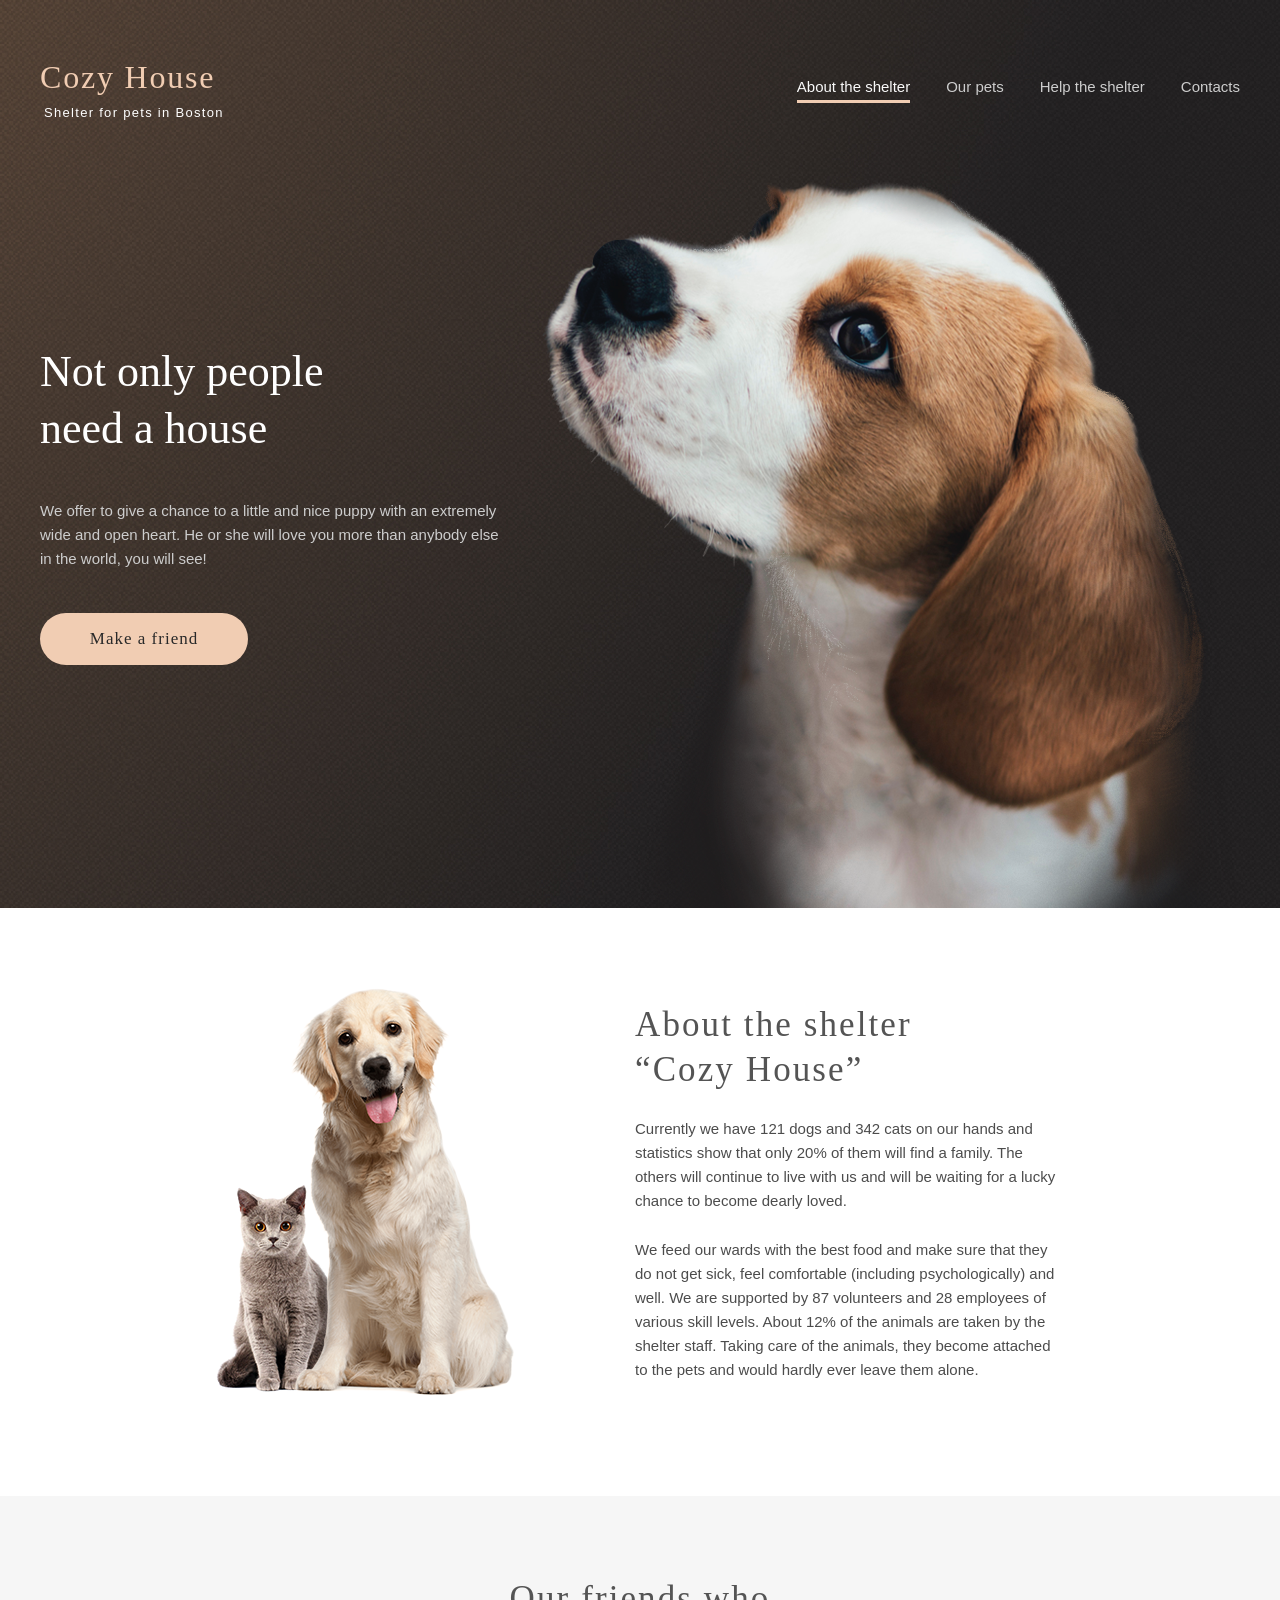
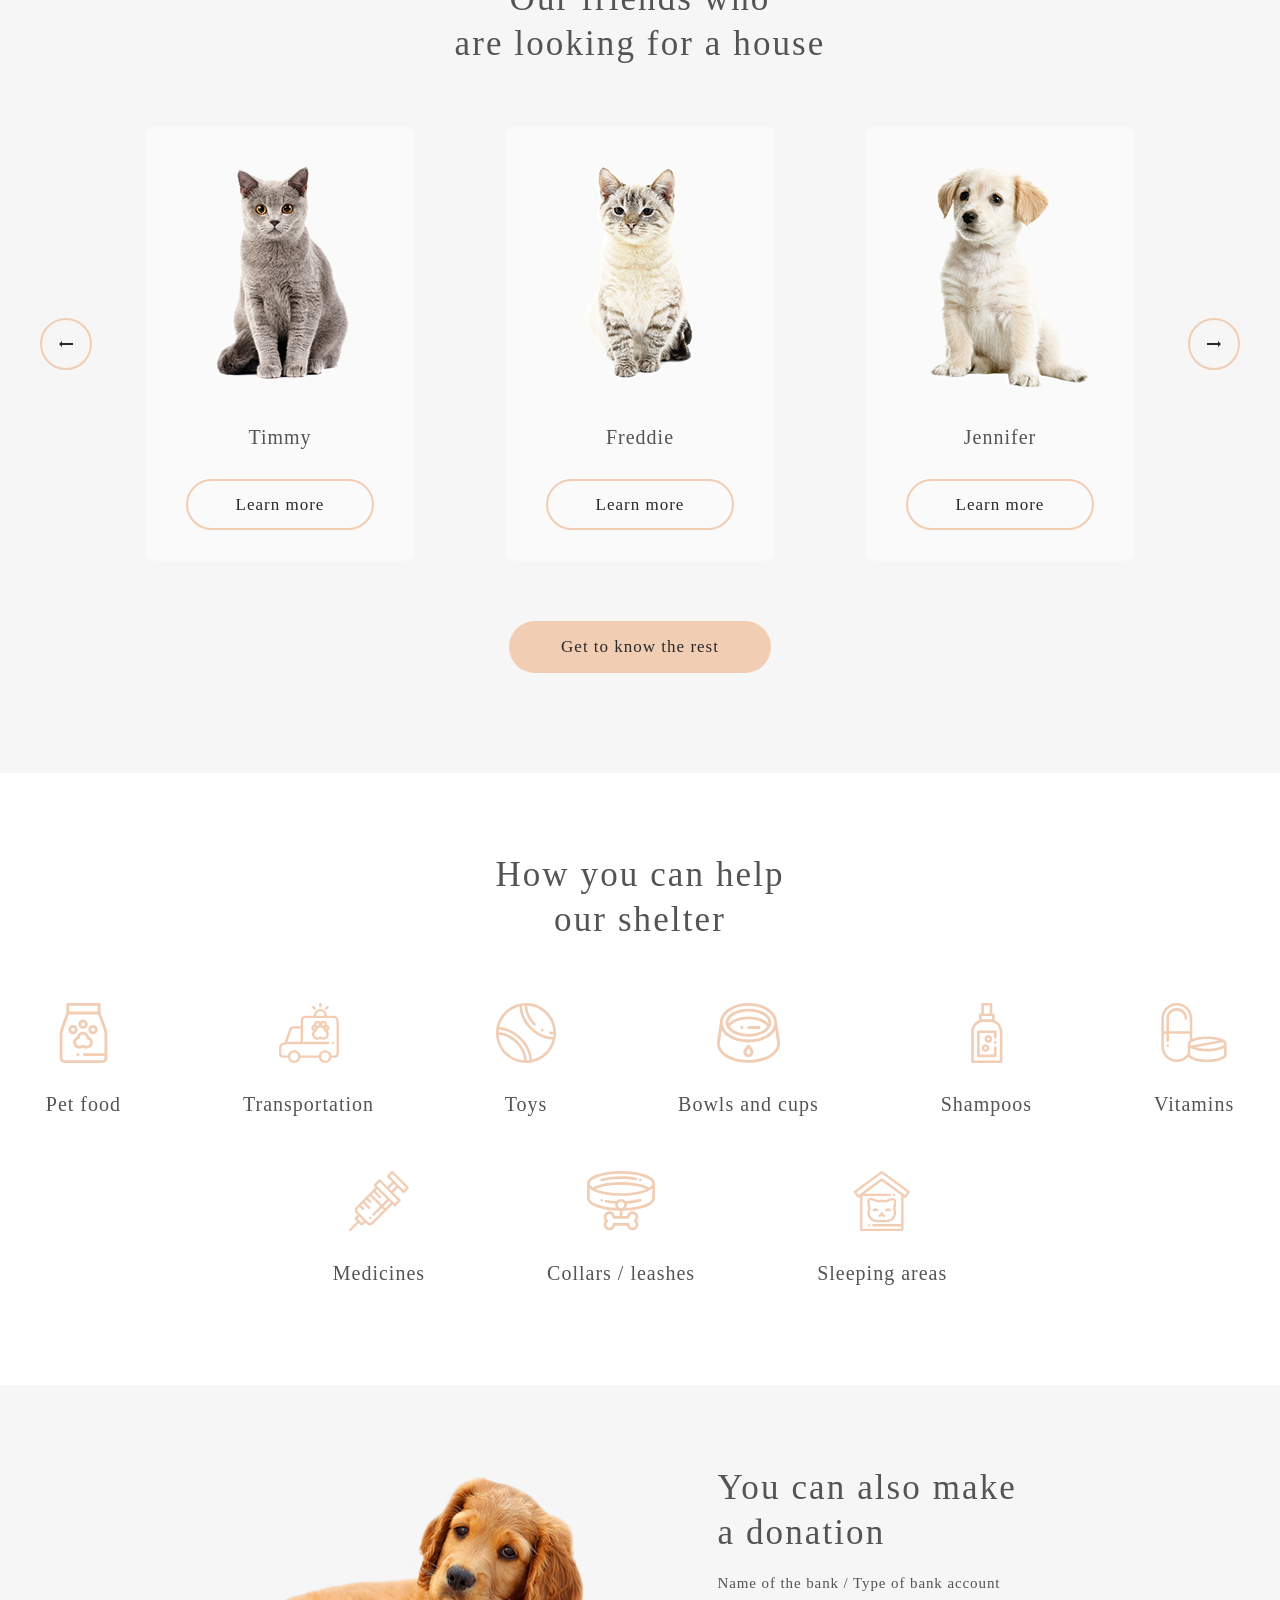
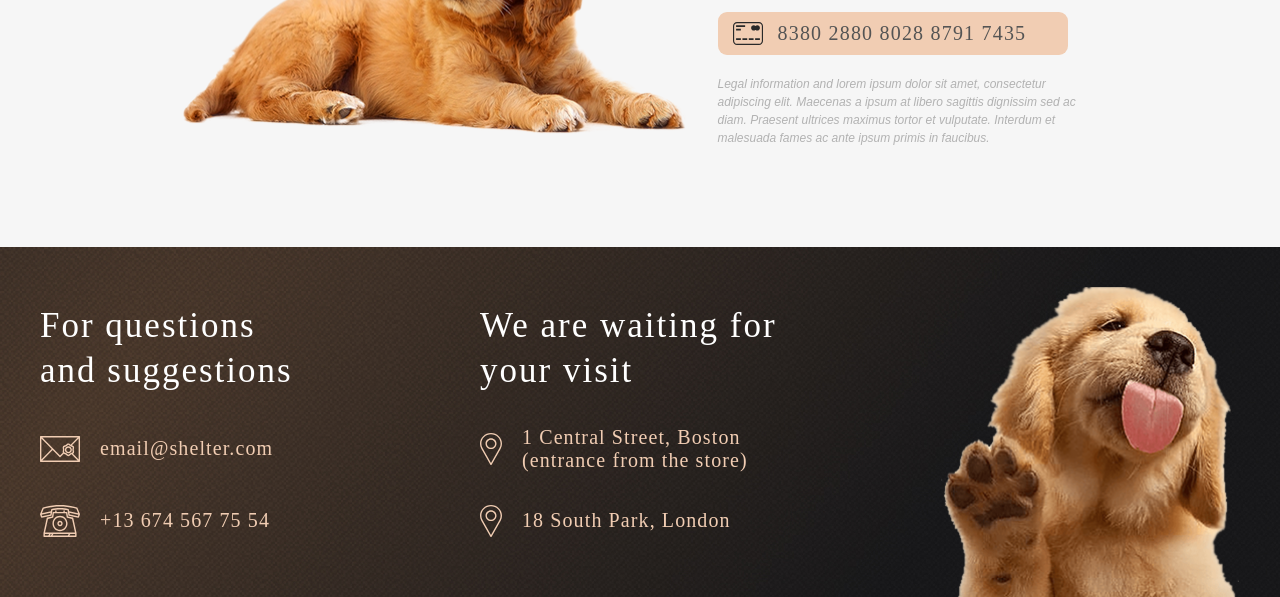
<file: shelter/pages/main/index.html>
<!DOCTYPE html>
<html lang="en">
	<head>
		<title>Shelter</title>
		<meta charset="UTF-8" />
		<meta http-equiv="X-UA-Compatible" content="IE=edge" />
		<meta name="viewport" content="width=device-width, initial-scale=1.0" />
		<link rel="stylesheet" href="../../css/main.css" />	
	</head>
	<body>
		<header class="header header_main">
			<div class="overlay"></div>
			<div class="wrapper">
				<a href="#" class="logo">
					<h1 class="logo__title">Cozy House</h1>
					<span class="logo__subtitle">Shelter for pets in Boston</span>
				</a>
				<nav class="header__navigation">
					<div class="hamburger">
						<input type="checkbox" class="hamburger__button">
						<div class="hamburger__line"></div>
						<div class="hamburger__layout">
							<a href="#" class="logo">
								<h1 class="logo__title">Cozy House</h1>
								<span class="logo__subtitle">Shelter for pets in Boston</span>
							</a>
						</div>
						<ul class="navigation">
							<li class="navigation__item navigation__item_active">
								<a href="#">About the shelter</a>
							</li>
							<li class="navigation__item">
								<a href="../pets/">Our pets</a>
							</li>
							<li class="navigation__item">
								<a href="#help">Help the shelter</a>
							</li>
							<li class="navigation__item">
								<a href="#footer">Contacts</a>
							</li>
						</ul>
					</div>
				</nav>
			</div>
		</header>
		<section class="start-screen">
			<div class="wrapper">
				<div class="start-screen__content">
					<div class="start-screen__text-content">
						<h2>Not only people need&nbspa&nbsphouse</h2>
						<p>
							We offer to give a chance to a little and nice puppy with an
							extremely wide and open heart. He&nbspor&nbspshe will love you
							more than anybody else in the world, you will see!
						</p>
					</div>
					<a href="#our-friends" class="button button_primary">
						Make a friend
					</a>
				</div>
				<img src="../../assets/images/start-screen-puppy.png" alt="pet image" />
			</div>
		</section>
		<section class="about">
			<div class="wrapper">
				<img src="../../assets/images/about-pets.png" alt="pet image" />
				<div class="about__content">
					<h3>About the shelter “Cozy&nbspHouse”</h3>
					<p>
						Currently we have 121 dogs and 342 cats on our hands and statistics
						show that only 20% of them will find a family. The others will
						continue to live with us and will be waiting for a lucky chance to
						become dearly loved.
					</p>
					<p>
						We feed our wards with the best food and make sure that they do not
						get sick, feel comfortable (including psychologically) and well. We
						are supported by 87 volunteers and 28 employees of various skill
						levels. About 12% of the animals are taken by the shelter staff.
						Taking care of the animals, they become attached to the pets and
						would hardly ever leave them alone.
					</p>
				</div>
			</div>
		</section>
		<section id="our-friends" class="our-friends">
			<div class="wrapper">
				<h3>Our friends who are&nbsplooking for a house</h3>
				<div class="slider">
					<button type="button" class="slider__button slider__button_left">
						<img
							src="../../assets/icons/icon-arrow-left.svg"
							class="slider__button_arrow"
						/>
					</button>
					<div class="slider__wrapper">
						<div class="slider__items"></div>
					</div>
					<button type="button" class="slider__button slider__button_right">
						<img
							src="../../assets/icons/icon-arrow-right.svg"
							class="slider__button_arrow"
						/>
					</button>
				</div>
				<div class="slider__mobile-buttons-wrapper">
					<button
						type="button"
						class="slider__button slider__button_mobile slider__button_left"
					>
						<img
							src="../../assets/icons/icon-arrow-left.svg"
							class="slider__button_arrow"
						/>
					</button>
					<button
						type="button"
						class="slider__button slider__button_mobile slider__button_right"
					>
						<img
							src="../../assets/icons/icon-arrow-right.svg"
							class="slider__button_arrow"
						/>
					</button>
				</div>
				<a href="../pets/" class="button button_primary button_our-friends">
					Get to know the rest
				</a>
			</div>
		</section>
		<section id="help" class="help">
			<div class="wrapper">
				<h3>How you&nbspcan help our shelter</h3>
				<ul class="help__list">
					<li class="help-item">
						<img
							src="../../assets/icons/pet-food.svg"
							alt="pet food icon"
							class="help-item__icon"
						/>
						<h4 class="help-item__label">Pet food</h4>
					</li>
					<li class="help-item">
						<img
							src="../../assets/icons/transportation.svg"
							alt="transportation icon"
							class="help-item__icon"
						/>
						<h4 class="help-item__label">Transportation</h4>
					</li>
					<li class="help-item">
						<img
							src="../../assets/icons/toys.svg"
							alt="toys icon"
							class="help-item__icon"
						/>
						<h4 class="help-item__label">Toys</h4>
					</li>
					<li class="help-item">
						<img
							src="../../assets/icons/bowls-and-cups.svg"
							alt="bowls-and-cups icon"
							class="help-item__icon"
						/>
						<h4 class="help-item__label">Bowls and cups</h4>
					</li>
					<li class="help-item">
						<img
							src="../../assets/icons/shampoos.svg"
							alt="shampoos icon"
							class="help-item__icon"
						/>
						<h4 class="help-item__label">Shampoos</h4>
					</li>
					<li class="help-item">
						<img
							src="../../assets/icons/vitamins.svg"
							alt="vitamins icon"
							class="help-item__icon"
						/>
						<h4 class="help-item__label">Vitamins</h4>
					</li>
					<li class="help-item">
						<img
							src="../../assets/icons/medicines.svg"
							alt="medicines icon"
							class="help-item__icon"
						/>
						<h4 class="help-item__label">Medicines</h4>
					</li>
					<li class="help-item">
						<img
							src="../../assets/icons/collars-or-leashes.svg"
							alt="collars-or-leashes icon"
							class="help-item__icon"
						/>
						<h4 class="help-item__label">Collars / leashes</h4>
					</li>
					<li class="help-item">
						<img
							src="../../assets/icons/sleeping-area.svg"
							alt="sleeping-area icon"
							class="help-item__icon"
						/>
						<h4 class="help-item__label">Sleeping areas</h4>
					</li>
				</ul>
			</div>
		</section>
		<section class="donation">
			<div class="wrapper">
				<img
					src="../../assets/images/donation-dog.png"
					alt="pet image"
					class="donation__image"
				/>
				<div class="donation__content">
					<h3>You can also make a&nbspdonation</h3>
					<h5>Name of the bank / Type of bank account</h5>
					<div class="credit-card">
						<a href="#">
							<img
								src="../../assets/icons/icon-credit-card.svg"
								alt="credit card icon"
							/>
							<h4>8380 2880 8028 8791 7435</h4>
						</a>
					</div>
					<p>
						Legal information and lorem ipsum dolor sit amet, consectetur
						adipiscing elit. Maecenas a ipsum at libero sagittis dignissim sed
						ac diam. Praesent ultrices maximus tortor et vulputate. Interdum et
						malesuada fames ac ante ipsum primis in faucibus.
					</p>
				</div>
			</div>
		</section>
		<footer id="footer" class="footer">
			<div class="wrapper">
				<div class="footer__content">
					<div class="info-block info-block_contacts">
						<span class="info-block__title">For questions and suggestions</span>
						<div class="info-block__item">
							<a href="mailto:email@shelter.com">
								<img
									src="../../assets/icons/icon-email.svg"
									alt="email icon"
									class="info-block__icon"
								/>
								<span class="info-block__label">email@shelter.com</span>
							</a>
						</div>
						<div class="info-block__item">
							<a href="tel:+136745677554">
								<img
									src="../../assets/icons/icon-phone.svg"
									alt="phone icon"
									class="info-block__icon"
								/>
								<span class="info-block__label">+13 674 567 75 54</span>
							</a>
						</div>
					</div>
					<div class="info-block info-block_locations">
						<span class="info-block__title">We are waiting for your visit</span>
						<div class="info-block__item">
							<a
								href="http://maps.google.com/?q=1200 Pennsylvania Ave SE, Washington, District of Columbia, 20003"
								target="_blank"
								rel="noopener noreferrer"
							>
								<img
									src="../../assets/icons/icon-marker.svg"
									alt="marker icon"
									class="info-block__icon"
								/>
								<span class="info-block__label">
									1 Central Street, Boston (entrance from the store)
								</span>
							</a>
						</div>
						<div class="info-block__item">
							<a
								href="http://maps.google.com/?q=1200 Pennsylvania Ave SE, Washington, District of Columbia, 20003"
								target="_blank"
								rel="noopener noreferrer"
							>
								<img
									src="../../assets/icons/icon-marker.svg"
									alt="marker icon"
									class="info-block__icon"
								/>
								<span class="info-block__label">18 South Park, London</span>
							</a>
						</div>
					</div>
				</div>
				<img
					src="../../assets/images/footer-puppy.png"
					alt="pet image"
					class="footer__image"
				/>
			</div>
		</footer>
		<div id="pet-modal" class="pet-modal">
			<div class="pet-modal__overlay">
				<div class="wrapper">
					<button class="pet-modal__close-button" data-dismiss="modal">
						<img src="../../assets/icons/icon-cross.svg" alt="cross icon">
					</button>
				</div>
			</div>
			<div class="wrapper wrapper_modal"></div>
		</div>

		<script type="module" src="./script.js"></script>
	</body>
</html>
</file>
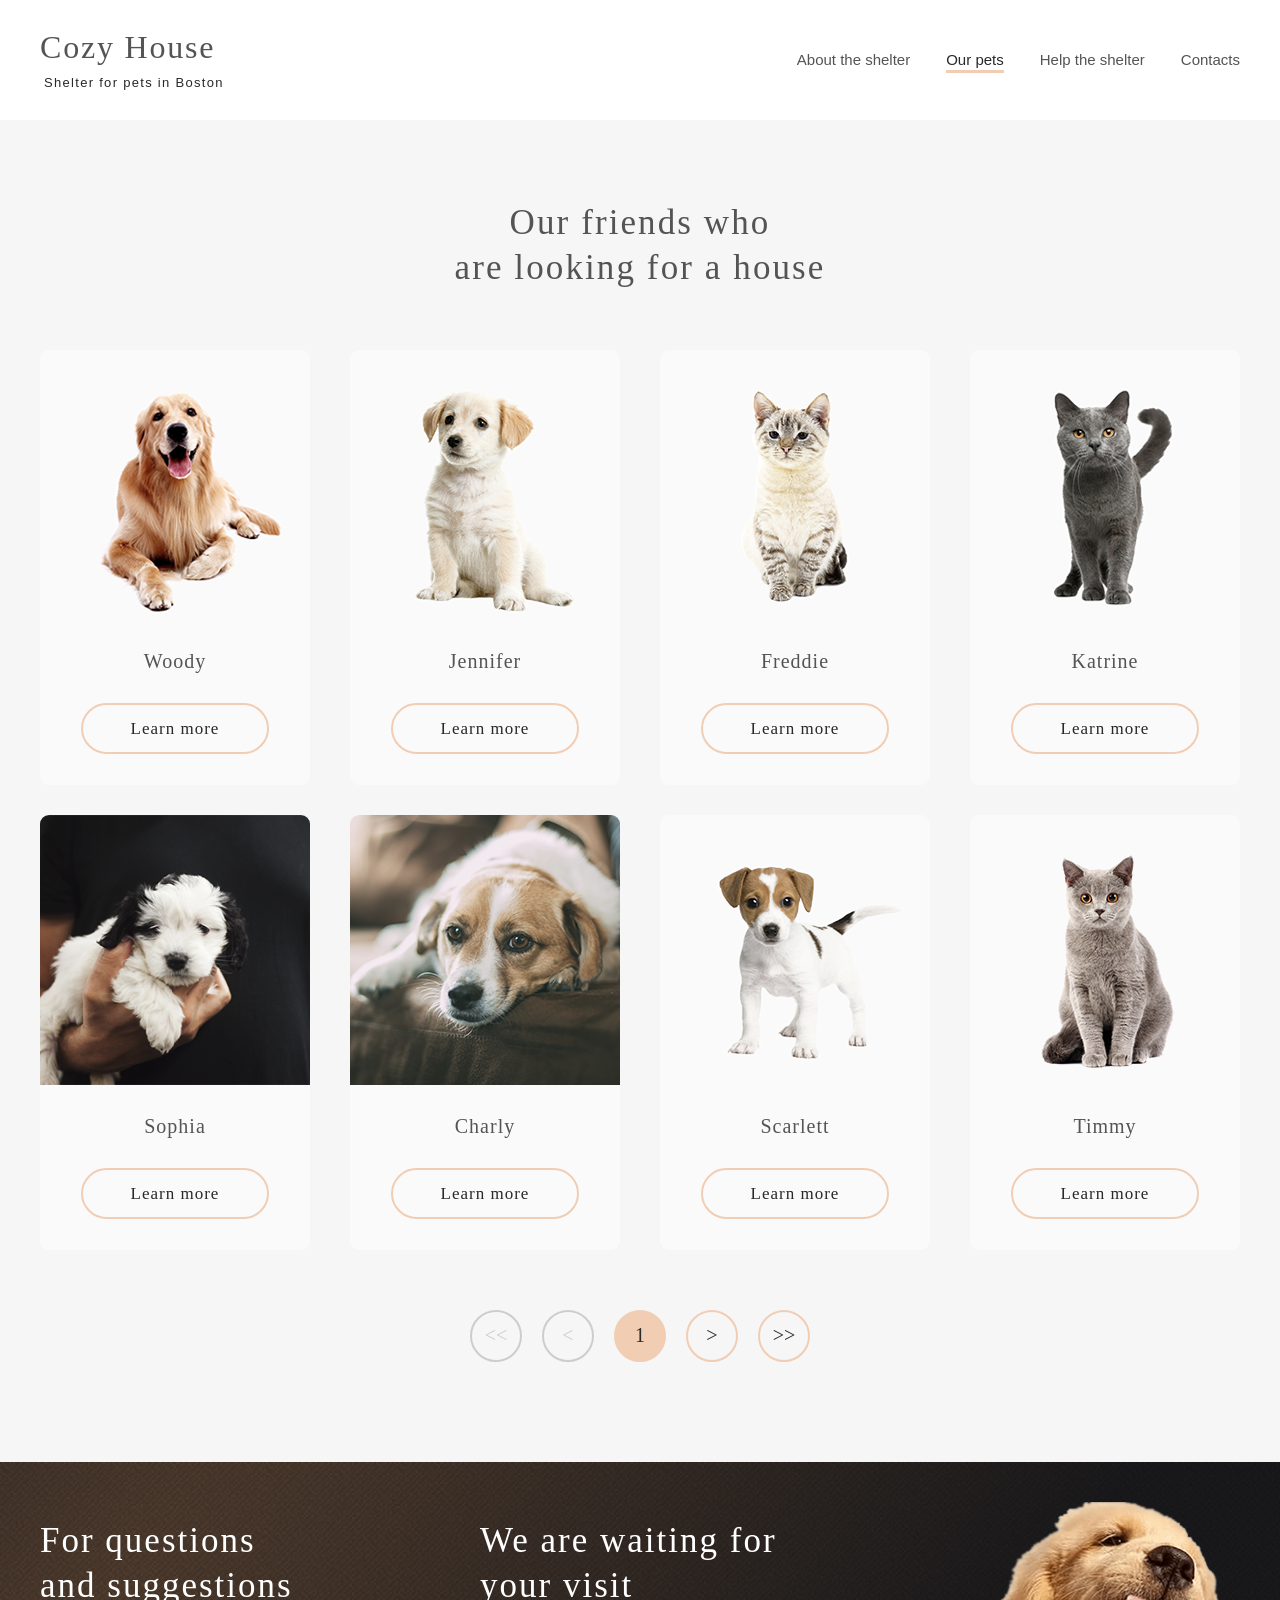
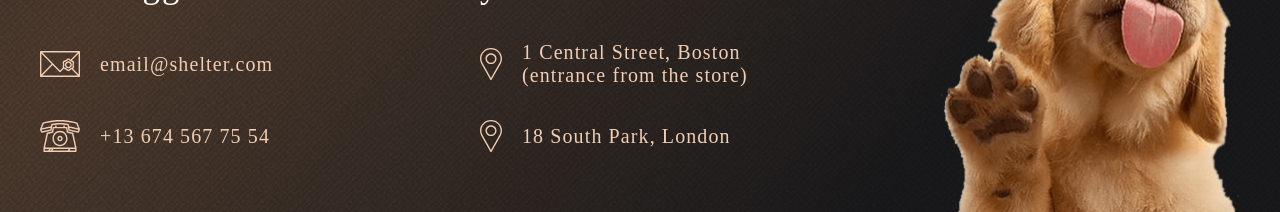
<file: shelter/pages/pets/index.html>
<!DOCTYPE html>
<html lang="en">
	<head>
		<title>Our Pets</title>
		<meta charset="UTF-8" />
		<meta http-equiv="X-UA-Compatible" content="IE=edge" />
		<meta name="viewport" content="width=device-width, initial-scale=1.0" />
		<link rel="stylesheet" href="../../css/pets.css" />
	</head>
	<body>
        <header class="header header_pets">
            <div class="overlay"></div>
			<div class="wrapper">
                <a href="../main/" class="logo">
                    <h1 class="logo__title logo__title_dark">Cozy House</h1>
                    <span class="logo__subtitle logo__subtitle_dark">Shelter for pets in Boston</span>
                </a>
				<nav class="header__navigation">
                    <div class="hamburger hamburger_white">
                        <input type="checkbox" class="hamburger__button">
						<div class="hamburger__line hamburger__line_dark"></div>
						<div class="hamburger__layout">
							<a href="../main/" class="logo">
								<h1 class="logo__title logo__title_dark">Cozy House</h1>
								<span class="logo__subtitle logo__subtitle_dark">Shelter for pets in Boston</span>
							</a>
						</div>
                        <ul class="navigation">
                            <li class="navigation__item navigation__item_dark">
                                <a href="../main/">About the shelter</a>
                            </li>
                            <li class="navigation__item navigation__item_dark-active">
                                <a href="#">Our pets</a>
                            </li>
                            <li class="navigation__item navigation__item_dark">
                                <a href="../main/#help">Help the shelter</a>
                            </li>
                            <li class="navigation__item navigation__item_dark">
                                <a href="#footer">Contacts</a>
                            </li>
                        </ul>
                    </div>
				</nav>
			</div>
		</header>
        <section id="our-friends" class="our-friends">
			<div class="wrapper">
				<h3>
					Our friends who are&nbsplooking for a house
				</h3>
				<div class="our-friends__cards">
                </div>
                <nav class="paginator">
                    <ul class="paginator__list">
                        <li class="paginator__item">
                            <button type="button" class="button-paginator">
                                <span class="button-paginator__inner-text">
                                    <<
                                </span>
                            </button>
                        </li>
                        <li class="paginator__item">
                            <button type="button" class="button-paginator">
                                <span class="button-paginator__inner-text">
                                    <
                                </span>
                            </button>
                        </li>
                        <li class="paginator__item">
                            <button type="button" class="button-paginator button-paginator__active">
                                <span class="button-paginator__inner-text">
                                    1
                                </span>
                            </button>
                        </li>
                        <li class="paginator__item">
                            <button type="button" class="button-paginator">
                                <span class="button-paginator__inner-text">
                                    >
                                </span>
                            </button>
                        </li>
                        <li class="paginator__item">
                            <button type="button" class="button-paginator">
                                <span class="button-paginator__inner-text">
                                    >>
                                </span>
                            </button>
                        </li>   
                    </ul>
                </nav>
			</div>
		</section>
        <footer id="footer" class="footer">
			<div class="wrapper">
				<div class="footer__content">
                    <div class="info-block info-block_contacts">
                        <span class="info-block__title">For questions and suggestions</span>
                        <div class="info-block__item">
                            <a href="mailto:email@shelter.com">
                                <img
                                    src="../../assets/icons/icon-email.svg"
                                    alt="email icon"
                                    class="info-block__icon"
                                />
                                <span class="info-block__label">email@shelter.com</span>
                            </a>
                        </div>
                        <div class="info-block__item">
                            <a href="tel:+136745677554">
                                <img
                                    src="../../assets/icons/icon-phone.svg"
                                    alt="phone icon"
                                    class="info-block__icon"
                                />
                                <span class="info-block__label">+13 674 567 75 54</span>
                            </a>
                        </div>
                    </div>
                    <div class="info-block info-block_locations">
                        <span class="info-block__title">We are waiting for your visit</span>
                        <div class="info-block__item">
                            <a
                                href="http://maps.google.com/?q=1200 Pennsylvania Ave SE, Washington, District of Columbia, 20003"
                                target="_blank"
                                rel="noopener noreferrer"
                            >
                                <img
                                    src="../../assets/icons/icon-marker.svg"
                                    alt="marker icon"
                                    class="info-block__icon"
                                />
                                <span class="info-block__label"
                                    >1 Central Street, Boston (entrance from the store)</span
                                >
                            </a>
                        </div>
                        <div class="info-block__item">
                            <a
                                href="http://maps.google.com/?q=1200 Pennsylvania Ave SE, Washington, District of Columbia, 20003"
                                target="_blank"
                                rel="noopener noreferrer"
                            >
                                <img
                                    src="../../assets/icons/icon-marker.svg"
                                    alt="marker icon"
                                    class="info-block__icon"
                                />
                                <span class="info-block__label">18 South Park, London</span>
                            </a>
                        </div>
                    </div>
                </div>
				<img
					src="../../assets/images/footer-puppy.png"
					alt="pet image"
					class="footer__image"
				/>
			</div>
		</footer>
        <div id="pet-modal" class="pet-modal">
			<div class="pet-modal__overlay">
				<div class="wrapper">
					<button class="pet-modal__close-button" data-dismiss="modal">
						<img src="../../assets/icons/icon-cross.svg" alt="cross icon">
					</button>
				</div>
			</div>
			<div class="wrapper wrapper_modal"></div>
		</div>

        <script type="module" src="./script.js"></script>
    </body>
</html>
</file>
<file: shelter/css/main.css>
@import url("https://fonts.cdnfonts.com/css/georgia");
@import url("https://fonts.cdnfonts.com/css/arial");
html {
  line-height: 1.15;
  -webkit-text-size-adjust: 100%;
}

body {
  margin: 0;
  font-weight: 400;
}

main {
  display: block;
}

footer, section, header {
  margin: 0 auto;
}

h1 {
  font-size: 2em;
  margin: 0.67em 0;
  margin: 0;
}

h2, h3, h4, h5, h6, p {
  margin: 0;
}

hr {
  -webkit-box-sizing: content-box;
          box-sizing: content-box;
  height: 0;
  overflow: visible;
}

pre {
  font-family: monospace, monospace;
  font-size: 1em;
}

a {
  background-color: transparent;
  text-decoration: none;
}

abbr[title] {
  border-bottom: none;
  text-decoration: underline;
  -webkit-text-decoration: underline dotted;
          text-decoration: underline dotted;
}

b, strong {
  font-weight: bolder;
}

code, kbd, samp {
  font-family: monospace, monospace;
  font-size: 1em;
}

small {
  font-size: 80%;
}

sub, sup {
  font-size: 75%;
  line-height: 0;
  position: relative;
  vertical-align: baseline;
}

sub {
  bottom: -0.25em;
}

sup {
  top: -0.5em;
}

img {
  border-style: none;
}

button, input, optgroup, select, textarea {
  font-family: inherit;
  font-size: 100%;
  line-height: 1.15;
  margin: 0;
  white-space: nowrap;
  text-align: center;
}

button, input {
  overflow: visible;
}

button, select {
  text-transform: none;
}

button, [type=button], [type=reset], [type=submit] {
  -webkit-appearance: button;
}

button::-moz-focus-inner, [type=button]::-moz-focus-inner, [type=reset]::-moz-focus-inner, [type=submit]::-moz-focus-inner {
  border-style: none;
  padding: 0;
}

button:-moz-focusring, [type=button]:-moz-focusring, [type=reset]:-moz-focusring, [type=submit]:-moz-focusring {
  outline: 1px dotted ButtonText;
}

fieldset {
  padding: 0.35em 0.75em 0.625em;
}

legend {
  -webkit-box-sizing: border-box;
          box-sizing: border-box;
  color: inherit;
  display: table;
  max-width: 100%;
  padding: 0;
  white-space: normal;
}

progress {
  vertical-align: baseline;
}

textarea {
  overflow: auto;
}

[type=checkbox], [type=radio] {
  -webkit-box-sizing: border-box;
          box-sizing: border-box;
  padding: 0;
}

[type=number]::-webkit-inner-spin-button, [type=number]::-webkit-outer-spin-button {
  height: auto;
}

[type=search] {
  -webkit-appearance: textfield;
  outline-offset: -2px;
}

[type=search]::-webkit-search-decoration {
  -webkit-appearance: none;
}

::-webkit-file-upload-button {
  -webkit-appearance: button;
  font: inherit;
}

details {
  display: block;
}

summary {
  display: list-item;
}

template, [hidden] {
  display: none;
}

html {
  font-size: 10px;
  scroll-behavior: smooth;
}

.hide {
  display: none;
}

.wrapper {
  position: relative;
  max-width: 1200px;
  margin: 0 auto;
}

.hamburger {
  overflow: hidden;
  position: relative;
  height: 100%;
  z-index: 25;
}

@media (max-width: 767px) {
  .hamburger {
    padding-right: 53px;
    top: 4px;
  }
}

.hamburger_white .hamburger__layout {
  background-color: #FFFFFF;
}

.hamburger__button {
  display: none;
  position: relative;
  width: 30px;
  height: 30px;
  padding: 0;
  border: none;
  background: none;
  outline: none;
  z-index: 5;
  opacity: 0;
  cursor: pointer;
}

@media (max-width: 767px) {
  .hamburger__button {
    display: block;
  }
}

.hamburger__layout {
  display: none;
  opacity: 0;
  -webkit-transform: translateX(320px);
          transform: translateX(320px);
  position: absolute;
  z-index: 1;
  right: 0;
  top: -49px;
  width: 320px;
  height: 100vh;
  min-height: 823px;
  margin: 0;
  background-color: #292929;
  -webkit-transition: all 0.4s ease;
  transition: all 0.4s ease;
}

@media (max-width: 767px) {
  .hamburger__layout {
    display: block;
  }
}

.hamburger__layout .logo {
  padding-top: 30px;
}

.hamburger__line {
  display: none;
  position: absolute;
  width: 30px;
  height: 2px;
  top: 10px;
  z-index: 2;
  background-color: #F1CDB3;
  -webkit-transition: all 0.4s ease;
  transition: all 0.4s ease;
  cursor: pointer;
}

@media (max-width: 767px) {
  .hamburger__line {
    display: block;
  }
}

.hamburger__line::before, .hamburger__line::after {
  content: '';
  position: absolute;
  top: -10px;
  width: 30px;
  height: 2px;
  background-color: #F1CDB3;
  -webkit-transition: all 0.4s ease;
  transition: all 0.4s ease;
}

.hamburger__line::after {
  top: 10px;
}

.hamburger__line_dark {
  background-color: #000000;
}

.hamburger__line_dark::before, .hamburger__line_dark::after {
  background-color: #000000;
}

.hamburger__menu {
  position: absolute;
  width: 100%;
}

.hamburger__menu-list {
  list-style: none;
}

.menu_active {
  display: -webkit-box;
  display: -ms-flexbox;
  display: flex;
  -webkit-box-orient: horizontal;
  -webkit-box-direction: normal;
      -ms-flex-direction: row;
          flex-direction: row;
  -webkit-box-pack: start;
      -ms-flex-pack: start;
          justify-content: start;
  -webkit-box-align: center;
      -ms-flex-align: center;
          align-items: center;
  gap: 40px;
  position: fixed;
  z-index: -1;
  right: 0;
  top: 0;
  width: 320px;
  height: 823px;
  margin: 0;
  background-color: #292929;
}

.header__navigation .hamburger__button:checked + .hamburger__line {
  -webkit-transform: rotate(-90deg);
          transform: rotate(-90deg);
}

.header__navigation .hamburger__button:checked ~ .hamburger__layout {
  opacity: 1;
  -webkit-transform: translateX(320px);
          transform: translateX(320px);
  -webkit-transform: translateX(0px);
          transform: translateX(0px);
}

.header__navigation .hamburger__button:checked ~ .navigation {
  opacity: 1;
  -webkit-transform: translateX(125px);
          transform: translateX(125px);
  -webkit-transform: translateX(-202px);
          transform: translateX(-202px);
}

.navigation {
  list-style: none;
  display: -webkit-box;
  display: -ms-flexbox;
  display: flex;
  gap: 36px;
  padding-left: 0px;
  -webkit-transition: 100ms all ease-in-out;
  transition: 100ms all ease-in-out;
}

@media (min-width: 768px) and (max-width: 1279px) {
  .navigation {
    padding-right: 30px;
  }
}

@media (max-width: 767px) {
  .navigation {
    position: absolute;
    opacity: 0;
    top: 50%;
    margin-top: -72px;
    width: -webkit-max-content;
    width: -moz-max-content;
    width: max-content;
    height: 100vh;
    -webkit-transform: translateX(125px);
            transform: translateX(125px);
    z-index: 1;
    -webkit-transition: all 0.4s ease;
    transition: all 0.4s ease;
    -webkit-box-orient: vertical;
    -webkit-box-direction: normal;
        -ms-flex-direction: column;
            flex-direction: column;
    -webkit-box-pack: center;
        -ms-flex-pack: center;
            justify-content: center;
    font-size: 3.2rem;
    line-height: 5.1rem;
    gap: 40.5px;
    text-align: center;
  }
}

.navigation__item a {
  font-family: Arial, sans-serif;
  font-size: 1.5rem;
  line-height: 220%;
  color: #CDCDCD;
  cursor: pointer;
  -webkit-transition: 100ms all ease-in-out;
  transition: 100ms all ease-in-out;
}

@media (max-width: 767px) {
  .navigation__item a {
    display: inline-block;
    font-size: 3.2rem;
    line-height: 5.1rem;
  }
}

.navigation__item a:hover {
  color: #FAFAFA;
}

@media (min-width: 1280px) {
  .navigation__item_dark a {
    line-height: 170%;
    color: #545454;
  }
  .navigation__item_dark a:hover {
    color: #292929;
  }
}

@media (min-width: 768px) and (max-width: 1279px) {
  .navigation__item_dark a {
    line-height: 170%;
    color: #545454;
  }
  .navigation__item_dark a:hover {
    color: #292929;
  }
}

@media (max-width: 767px) {
  .navigation__item_dark a {
    line-height: 170%;
    color: #545454;
  }
  .navigation__item_dark a:hover {
    color: #292929;
  }
}

.navigation__item_active a {
  color: #FAFAFA;
}

.navigation__item_active a:hover {
  color: #FAFAFA;
}

.navigation__item_active a::after {
  content: '';
  display: block;
  margin-top: -3px;
  height: 3px;
  width: 100%;
  background-color: #F1CDB3;
}

@media (min-width: 1280px) {
  .navigation__item_dark-active a {
    line-height: 170%;
    color: #292929;
  }
  .navigation__item_dark-active a:hover {
    color: #292929;
  }
  .navigation__item_dark-active a::after {
    content: '';
    display: block;
    margin-top: -3px;
    height: 3px;
    width: 100%;
    background-color: #F1CDB3;
  }
}

@media (min-width: 768px) and (max-width: 1279px) {
  .navigation__item_dark-active a {
    line-height: 170%;
    color: #292929;
  }
  .navigation__item_dark-active a:hover {
    color: #292929;
  }
  .navigation__item_dark-active a::after {
    content: '';
    display: block;
    margin-top: -3px;
    height: 3px;
    width: 100%;
    background-color: #F1CDB3;
  }
}

@media (max-width: 767px) {
  .navigation__item_dark-active a {
    color: #292929;
  }
  .navigation__item_dark-active a:hover {
    color: #292929;
  }
  .navigation__item_dark-active a::after {
    content: '';
    display: block;
    margin-top: -3px;
    height: 3px;
    width: 100%;
    background-color: #F1CDB3;
  }
}

.logo {
  display: block;
  cursor: pointer;
}

@media (min-width: 768px) and (max-width: 1279px) {
  .logo {
    padding-left: 30px;
  }
}

@media (max-width: 767px) {
  .logo {
    padding-left: 10px;
    -webkit-transition: all 0.4s ease;
    transition: all 0.4s ease;
  }
}

.logo__title {
  display: block;
  font-weight: 400;
  font-family: Georgia, serif;
  font-size: 3.2rem;
  line-height: 110%;
  letter-spacing: 0.18rem;
  color: #F1CDB3;
}

.logo__title_dark {
  color: #545454;
}

.logo__subtitle {
  display: block;
  font-family: Arial, sans-serif;
  font-size: 1.3rem;
  line-height: 1.5rem;
  letter-spacing: 0.13rem;
  color: #FFFFFF;
  margin-top: 10px;
  margin-left: 4px;
}

.logo__subtitle_dark {
  color: #292929;
}

.button {
  display: inline-block;
  padding: 15px 45px;
  text-align: center;
  border-radius: 100px;
  border: none;
  cursor: pointer;
  font-family: Georgia, serif;
  font-size: 1.7rem;
  line-height: 130%;
  letter-spacing: 0.1rem;
  -webkit-transition: 100ms all ease-in-out;
  transition: 100ms all ease-in-out;
}

.button_primary {
  background: #F1CDB3;
  color: #292929;
}

.button_primary:hover {
  background: #FDDCC4;
}

.button_secondary {
  border: 2px solid #F1CDB3;
  background: none;
  color: #292929;
}

.button_secondary:hover {
  border-color: #FDDCC4;
  background-color: #FDDCC4;
}

h2 {
  font-family: Georgia, serif;
  font-weight: 400;
  font-size: 4.4rem;
  line-height: 5.7rem;
  color: #FFFFFF;
}

@media (max-width: 767px) {
  h2 {
    font-size: 2.5rem;
    line-height: 3.2rem;
    text-align: center;
    letter-spacing: 0.15rem;
  }
}

h3 {
  font-family: Georgia, serif;
  font-weight: 400;
  font-size: 3.5rem;
  line-height: 4.5rem;
  letter-spacing: 0.21rem;
  color: #545454;
}

@media (max-width: 767px) {
  h3 {
    font-size: 2.5rem;
    line-height: 3.2rem;
    text-align: center;
    letter-spacing: 0.15rem;
  }
}

h4 {
  font-family: Georgia, serif;
  font-weight: 400;
  font-size: 2rem;
  line-height: 2.3rem;
  letter-spacing: 0.1rem;
  color: #545454;
}

@media (max-width: 767px) {
  h4 {
    font-size: 1.5rem;
    line-height: 1.7rem;
    letter-spacing: 0.09rem;
  }
}

h5 {
  font-family: Georgia, serif;
  font-weight: 400;
  font-size: 1.5rem;
  line-height: 1.7rem;
  letter-spacing: 0.09rem;
  color: #545454;
}

@media (max-width: 767px) {
  h5 {
    font-size: 1.3rem;
    text-align: center;
    line-height: 2.5rem;
  }
}

.credit-card {
  padding: 10px 15px;
  width: 320px;
  height: 2.3rem;
  background: #F1CDB3;
  border-radius: 9px;
  cursor: pointer;
  -webkit-transition: 100ms all ease-in-out;
  transition: 100ms all ease-in-out;
}

@media (min-width: 768px) and (max-width: 1279px) {
  .credit-card {
    max-width: 380px;
  }
}

@media (max-width: 767px) {
  .credit-card {
    width: 251px;
    margin: 0 auto;
  }
}

.credit-card a {
  height: 100%;
  margin: auto 0;
  display: -webkit-box;
  display: -ms-flexbox;
  display: flex;
  -webkit-box-align: center;
      -ms-flex-align: center;
          align-items: center;
  gap: 15px;
}

.credit-card h4 {
  letter-spacing: 0.12rem;
}

@media (max-width: 767px) {
  .credit-card h4 {
    letter-spacing: 0.08rem;
  }
}

.credit-card:hover {
  background: #FDDCC4;
}

.credit-card p {
  font-family: Arial, sans-serif;
  font-style: italic;
  font-size: 1.2rem;
  line-height: 1.8rem;
  color: #B2B2B2;
}

.header {
  z-index: 10;
  margin: 0 auto;
}

.header .wrapper {
  display: -webkit-box;
  display: -ms-flexbox;
  display: flex;
  -webkit-box-pack: justify;
      -ms-flex-pack: justify;
          justify-content: space-between;
}

.menu_active .logo {
  display: none;
}

.menu_active .logo_mobile-menu {
  display: block;
}

.overlay {
  visibility: hidden;
  position: fixed;
  width: 100%;
  height: 100vh;
  z-index: 20;
  opacity: 0;
  background-color: rgba(0, 0, 0, 0.5);
  -webkit-transition: all 0.4s ease;
  transition: all 0.4s ease;
}

.overlay_active {
  visibility: visible;
  opacity: 1;
  cursor: pointer;
}

.slider {
  display: -webkit-box;
  display: -ms-flexbox;
  display: flex;
  -webkit-box-pack: center;
      -ms-flex-pack: center;
          justify-content: center;
  gap: 53px;
  -webkit-box-align: center;
      -ms-flex-align: center;
          align-items: center;
}

@media (min-width: 768px) and (max-width: 1279px) {
  .slider {
    gap: 1.56vw;
  }
}

.slider__mobile-buttons-wrapper {
  display: none;
}

@media (max-width: 767px) {
  .slider__mobile-buttons-wrapper {
    display: -webkit-box;
    display: -ms-flexbox;
    display: flex;
    -webkit-box-pack: justify;
        -ms-flex-pack: justify;
            justify-content: space-between;
    width: 57.5vw;
    max-width: 220px;
    margin-top: -23px;
  }
}

.slider__button {
  position: relative;
  margin: auto 0;
  cursor: pointer;
  width: 52px;
  height: 52px;
  background: none;
  border: 2px solid #F1CDB3;
  border-radius: 50%;
  -webkit-transition: 100ms all ease-in-out;
  transition: 100ms all ease-in-out;
}

@media (max-width: 767px) {
  .slider__button {
    position: relative;
    display: none;
  }
}

.slider__button_mobile {
  display: none;
}

@media (max-width: 767px) {
  .slider__button_mobile {
    display: block;
  }
}

.slider__button_arrow {
  position: absolute;
  top: 21px;
  left: 17px;
}

.slider__button:hover {
  border-color: #FDDCC4;
  background-color: #FDDCC4;
}

.slider__wrapper {
  position: relative;
  overflow: hidden;
  height: 555px;
  width: 990px;
}

@media (min-width: 768px) and (max-width: 1279px) {
  .slider__wrapper {
    width: 580px;
  }
}

@media (max-width: 767px) {
  .slider__wrapper {
    height: 435px;
    width: 270px;
  }
}

.content-wrapper {
  max-height: 500px;
}

.slider__items {
  position: absolute;
  display: -webkit-box;
  display: -ms-flexbox;
  display: flex;
  -webkit-box-align: center;
      -ms-flex-align: center;
          align-items: center;
  height: 555px;
  margin: auto;
  width: 2160px;
  gap: 90px;
}

@media (min-width: 768px) and (max-width: 1279px) {
  .slider__items {
    gap: 40px;
  }
}

@media (max-width: 767px) {
  .slider__items {
    height: auto;
    gap: 40px;
  }
}

.slider__items_shifting {
  pointer-events: none;
  -webkit-transition: 0.5s all;
  transition: 0.5s all;
}

.pet-card {
  height: 435px;
  min-width: 270px;
  overflow: hidden;
  background-color: #FAFAFA;
  border-radius: 9px;
  display: -webkit-box;
  display: -ms-flexbox;
  display: flex;
  -webkit-box-orient: vertical;
  -webkit-box-direction: normal;
      -ms-flex-direction: column;
          flex-direction: column;
  -webkit-box-align: center;
      -ms-flex-align: center;
          align-items: center;
  gap: 30px;
  cursor: pointer;
  -webkit-transition: 100ms all ease-in-out;
  transition: 100ms all ease-in-out;
}

.pet-card:hover {
  -webkit-box-shadow: 0 2px 35px 14px rgba(13, 13, 13, 0.04);
          box-shadow: 0 2px 35px 14px rgba(13, 13, 13, 0.04);
  background-color: #FFFFFF;
}

.pet-card:hover .button {
  border-color: #FDDCC4;
  background-color: #FDDCC4;
}

.pet-card__image {
  width: 270px;
  height: 270px;
}

.pet-card__name {
  font-family: Georgia, serif;
  font-size: 2rem;
  line-height: 2.3rem;
  letter-spacing: 0.1rem;
  color: #545454;
}

.button_pet-card {
  width: 188px;
  line-height: 100%;
}

.footer {
  background-image: url("../assets/images/footer-gradient-background.jpg");
  background-repeat: no-repeat;
  background-size: 100% 100%;
}

.footer .wrapper {
  padding-top: 40px;
  display: -webkit-box;
  display: -ms-flexbox;
  display: flex;
  -webkit-box-pack: justify;
      -ms-flex-pack: justify;
          justify-content: space-between;
}

@media (min-width: 768px) and (max-width: 1279px) {
  .footer .wrapper {
    padding-top: 15px;
    -webkit-box-orient: vertical;
    -webkit-box-direction: normal;
        -ms-flex-direction: column;
            flex-direction: column;
    -webkit-box-align: center;
        -ms-flex-align: center;
            align-items: center;
    gap: 65px;
  }
}

@media (max-width: 767px) {
  .footer .wrapper {
    padding-top: 15px;
    -webkit-box-orient: vertical;
    -webkit-box-direction: normal;
        -ms-flex-direction: column;
            flex-direction: column;
    -webkit-box-align: center;
        -ms-flex-align: center;
            align-items: center;
    gap: 54px;
  }
}

.footer__content {
  display: -webkit-box;
  display: -ms-flexbox;
  display: flex;
  gap: 160px;
}

@media (min-width: 768px) and (max-width: 1279px) {
  .footer__content {
    gap: 7.81vw;
  }
}

@media (max-width: 767px) {
  .footer__content {
    -webkit-box-orient: vertical;
    -webkit-box-direction: normal;
        -ms-flex-direction: column;
            flex-direction: column;
    gap: 25px;
  }
}

.info-block {
  height: 234px;
  width: 300px;
  display: -webkit-box;
  display: -ms-flexbox;
  display: flex;
  -webkit-box-orient: vertical;
  -webkit-box-direction: normal;
      -ms-flex-direction: column;
          flex-direction: column;
  -webkit-box-pack: justify;
      -ms-flex-pack: justify;
          justify-content: space-between;
  margin-top: 16px;
}

@media (max-width: 767px) {
  .info-block {
    -webkit-box-align: center;
        -ms-flex-align: center;
            align-items: center;
    height: 208px;
    width: 100%;
    margin-top: 15px;
  }
}

.info-block_contacts {
  width: 280px;
}

@media (max-width: 767px) {
  .info-block_contacts {
    width: 100%;
  }
}

@media (max-width: 767px) {
  .info-block_locations {
    gap: 40px;
  }
  .info-block_locations .info-block__item {
    padding: 0 10px;
  }
  .info-block_locations .info-block__item:last-child {
    padding: 0px 42px 0px 10px;
  }
}

.info-block__title {
  font-family: Georgia, serif;
  font-size: 3.5rem;
  line-height: 4.5rem;
  letter-spacing: 0.2rem;
  color: #FFFFFF;
}

@media (max-width: 767px) {
  .info-block__title {
    padding: 0 25px;
    font-size: 2.5rem;
    line-height: 3.2rem;
    text-align: center;
    letter-spacing: 0.15rem;
  }
}

.info-block__item img {
  height: 32px;
}

.info-block__item a {
  display: -webkit-box;
  display: -ms-flexbox;
  display: flex;
  gap: 20px;
  -webkit-box-align: center;
      -ms-flex-align: center;
          align-items: center;
}

.info-block__label {
  font-family: Georgia, serif;
  font-size: 2rem;
  line-height: 2.3rem;
  letter-spacing: 0.11rem;
  color: #F1CDB3;
}

@media (max-width: 767px) {
  .info-block__label {
    max-width: 258.28px;
  }
}

.footer__image {
  width: 300px;
  height: 310px;
}

@media (max-width: 767px) {
  .footer__image {
    max-width: 300px;
    width: 81.25vw;
    max-height: 310px;
    height: 84.06vw;
  }
}

.pet-modal {
  visibility: hidden;
  position: fixed;
  top: 0;
  left: 0;
  width: 100%;
  height: 100%;
  z-index: 100;
  overflow: hidden;
  scale: 0.5;
  opacity: 0;
  -webkit-transition: all 0.2s ease;
  transition: all 0.2s ease;
}

.pet-modal .pet-modal__overlay {
  position: fixed;
  width: 100%;
  height: 100%;
  z-index: 0;
  background-color: rgba(0, 0, 0, 0.5);
}

.pet-modal .pet-modal__overlay:hover {
  cursor: pointer;
}

.pet-modal .pet-modal__overlay:hover .pet-modal__close-button {
  border-color: #FDDCC4;
  background-color: #FDDCC4;
}

.pet-modal .wrapper {
  position: relative;
  width: 900px;
  height: 500px;
  top: 50%;
  -webkit-transform: translateY(-50%);
          transform: translateY(-50%);
}

@media (min-width: 768px) and (max-width: 1279px) {
  .pet-modal .wrapper {
    width: 630px;
    height: 350px;
  }
}

@media (max-width: 767px) {
  .pet-modal .wrapper {
    width: 240px;
  }
}

.pet-modal .wrapper_modal {
  -webkit-box-shadow: 0px 2px 35px 14px rgba(13, 13, 13, 0.04);
          box-shadow: 0px 2px 35px 14px rgba(13, 13, 13, 0.04);
}

.pet-modal img {
  height: 100%;
}

.pet-modal_active {
  visibility: visible;
  opacity: 1;
}

.content-wrapper {
  display: -webkit-box;
  display: -ms-flexbox;
  display: flex;
  border-radius: 9px;
  max-height: 500px;
  overflow: hidden;
  background: #FAFAFA;
}

@media (min-width: 768px) and (max-width: 1279px) {
  .content-wrapper {
    max-height: 350px;
  }
}

.pet-modal__image {
  width: 500px;
  height: 500px;
}

@media (min-width: 768px) and (max-width: 1279px) {
  .pet-modal__image {
    width: 350px;
    height: 350px;
  }
}

@media (max-width: 767px) {
  .pet-modal__image {
    display: none;
  }
}

.pet-modal__content {
  width: 351px;
  padding: 50px 18px 88px 30px;
}

@media (min-width: 768px) and (max-width: 1279px) {
  .pet-modal__content {
    width: 260px;
    padding: 10px 9px 0px 11px;
  }
}

@media (max-width: 767px) {
  .pet-modal__content {
    width: 220px;
    padding: 10px 10px 11px 10px;
  }
}

.pet-modal__name {
  letter-spacing: 0.2rem;
  color: #000000;
}

@media (max-width: 767px) {
  .pet-modal__name {
    font-size: 3.5rem;
    line-height: 4.5rem;
  }
}

.pet-modal__type {
  padding-top: 10px;
  letter-spacing: 0.12rem;
  color: #000000;
}

@media (max-width: 767px) {
  .pet-modal__type {
    text-align: center;
    font-size: 2.0rem;
    line-height: 2.3rem;
  }
}

.pet-modal__description {
  padding-top: 40px;
  letter-spacing: 0.09rem;
  color: #000000;
}

@media (min-width: 768px) and (max-width: 1279px) {
  .pet-modal__description {
    padding-top: 21px;
    font-size: 1.3rem;
    line-height: 1.4rem;
    letter-spacing: 0.076rem;
  }
}

@media (max-width: 767px) {
  .pet-modal__description {
    text-align: justify;
    padding-top: 21px;
    font-size: 1.3rem;
    line-height: 1.4rem;
    letter-spacing: 0.076rem;
  }
}

.pet-modal__list {
  list-style: none;
  margin: 0;
  padding: 0;
  padding-top: 40px;
  display: -webkit-box;
  display: -ms-flexbox;
  display: flex;
  -webkit-box-orient: vertical;
  -webkit-box-direction: normal;
      -ms-flex-direction: column;
          flex-direction: column;
  gap: 11px;
}

@media (min-width: 768px) and (max-width: 1279px) {
  .pet-modal__list {
    padding-top: 20px;
    gap: 6px;
  }
}

@media (max-width: 767px) {
  .pet-modal__list {
    padding-top: 23px;
    gap: 6px;
  }
}

.pet-modal__list-item {
  position: relative;
  padding-left: 14px;
  font-family: Georgia, serif;
  font-size: 1.5rem;
  line-height: 1.7rem;
  letter-spacing: 0.08rem;
  color: #000000;
}

.pet-modal__list-item strong {
  letter-spacing: 0.22rem;
}

.pet-modal__list-item::before {
  position: absolute;
  left: 0px;
  content: "\2022";
  font-size: 1.5rem;
  color: #F1CDB3;
  display: inline-block;
  width: 1.45rem;
}

.pet-modal__close-button {
  position: absolute;
  width: 52px;
  height: 52px;
  z-index: 150;
  top: -54px;
  left: 889px;
  background: none;
  border: 2px solid #F1CDB3;
  border-radius: 50%;
  cursor: pointer;
  -webkit-transition: 100ms all ease-in-out;
  transition: 100ms all ease-in-out;
}

@media (min-width: 768px) and (max-width: 1279px) {
  .pet-modal__close-button {
    top: -52px;
    left: 621px;
  }
}

@media (max-width: 767px) {
  .pet-modal__close-button {
    top: -52px;
    left: 218px;
  }
}

.pet-modal__close-button img {
  position: absolute;
  left: 38.46%;
  top: 38.46%;
  width: 12px;
  height: 12px;
}

.pet-modal__close-button:hover {
  border-color: #FDDCC4;
  background-color: #FDDCC4;
}

.header_main {
  position: absolute;
  left: 50%;
  -webkit-transform: translateX(-50%);
          transform: translateX(-50%);
  width: 100%;
}

.header_main .wrapper {
  padding-top: 60px;
}

@media (min-width: 768px) and (max-width: 1279px) {
  .header_main .wrapper {
    padding-top: 30px;
  }
}

@media (max-width: 767px) {
  .header_main .wrapper {
    padding-top: 30px;
  }
}

@media (max-width: 767px) {
  .header_main .header__navigation {
    padding-top: 15px;
  }
}

.start-screen {
  background-image: url("../assets/images/start-screen-gradient-background.jpg");
  background-repeat: no-repeat;
  background-size: 100% 100%;
  padding-top: 40px;
  display: block;
}

.start-screen .wrapper {
  display: -webkit-box;
  display: -ms-flexbox;
  display: flex;
  -webkit-box-align: center;
      -ms-flex-align: center;
          align-items: center;
  gap: 40px;
  padding-top: 140px;
  width: 100%;
}

@media (min-width: 768px) and (max-width: 1279px) {
  .start-screen .wrapper {
    -webkit-box-orient: vertical;
    -webkit-box-direction: normal;
        -ms-flex-direction: column;
            flex-direction: column;
    padding-top: 110px;
    gap: 100px;
  }
}

@media (max-width: 767px) {
  .start-screen .wrapper {
    -webkit-box-orient: vertical;
    -webkit-box-direction: normal;
        -ms-flex-direction: column;
            flex-direction: column;
    padding-top: 110px;
    gap: 105px;
  }
}

.start-screen img {
  width: 698px;
  height: 728px;
  -ms-flex-item-align: end;
      align-self: flex-end;
}

@media (min-width: 768px) and (max-width: 1279px) {
  .start-screen img {
    width: 74.09vw;
    max-width: 698px;
    height: 77.21vw;
    max-height: 728px;
    padding-right: 3.91vw;
  }
}

@media (max-width: 767px) {
  .start-screen img {
    width: 81.25vw;
    height: 84.93vw;
    padding-right: 3.13vw;
  }
}

.start-screen__content {
  margin-top: -80px;
  display: -webkit-box;
  display: -ms-flexbox;
  display: flex;
  -webkit-box-orient: vertical;
  -webkit-box-direction: normal;
      -ms-flex-direction: column;
          flex-direction: column;
  gap: 42px;
}

@media (min-width: 768px) and (max-width: 1279px) {
  .start-screen__content {
    margin-top: 0px;
  }
}

@media (max-width: 767px) {
  .start-screen__content {
    margin-top: 0px;
  }
}

.start-screen__content .button {
  width: 118px;
}

@media (min-width: 768px) and (max-width: 1279px) {
  .start-screen__content .button {
    margin: 0 auto;
  }
}

@media (max-width: 767px) {
  .start-screen__content .button {
    margin: 0 auto;
  }
}

.start-screen__text-content {
  display: -webkit-box;
  display: -ms-flexbox;
  display: flex;
  -webkit-box-orient: vertical;
  -webkit-box-direction: normal;
      -ms-flex-direction: column;
          flex-direction: column;
  gap: 42px;
}

@media (min-width: 768px) and (max-width: 1279px) {
  .start-screen__text-content {
    padding-left: 20.05vw;
  }
}

@media (max-width: 767px) {
  .start-screen__text-content {
    padding: 0 3.13vw;
  }
}

.start-screen__text-content h2 {
  max-width: 310px;
}

@media (max-width: 767px) {
  .start-screen__text-content h2 {
    max-width: 100%;
    margin: 0 auto;
  }
}

.start-screen__text-content p {
  font-family: Arial, sans-serif;
  font-size: 1.5rem;
  line-height: 160%;
  color: #CDCDCD;
}

@media (min-width: 768px) and (max-width: 1279px) {
  .start-screen__text-content p {
    padding-right: 20.05vw;
  }
}

@media (max-width: 767px) {
  .start-screen__text-content p {
    text-align: center;
  }
}

.about {
  background-color: #FFFFFF;
  padding: 80px 0 100px 0;
}

@media (max-width: 767px) {
  .about {
    padding: 42px 10px;
  }
}

.about .wrapper {
  display: -webkit-box;
  display: -ms-flexbox;
  display: flex;
  -webkit-box-pack: center;
      -ms-flex-pack: center;
          justify-content: center;
  gap: 120px;
}

@media (min-width: 768px) and (max-width: 1279px) {
  .about .wrapper {
    -webkit-box-orient: vertical;
    -webkit-box-direction: reverse;
        -ms-flex-direction: column-reverse;
            flex-direction: column-reverse;
    gap: 80px;
    -webkit-box-align: center;
        -ms-flex-align: center;
            align-items: center;
  }
}

@media (max-width: 767px) {
  .about .wrapper {
    -webkit-box-orient: vertical;
    -webkit-box-direction: reverse;
        -ms-flex-direction: column-reverse;
            flex-direction: column-reverse;
    gap: 42px;
    -webkit-box-align: center;
        -ms-flex-align: center;
            align-items: center;
  }
}

.about img {
  width: 300px;
  height: 408px;
}

@media (max-width: 767px) {
  .about img {
    width: 81.25vw;
    max-width: 300px;
    height: 110.5vw;
    max-height: 408px;
  }
}

.about__content {
  display: -webkit-box;
  display: -ms-flexbox;
  display: flex;
  -webkit-box-orient: vertical;
  -webkit-box-direction: normal;
      -ms-flex-direction: column;
          flex-direction: column;
  -webkit-box-pack: center;
      -ms-flex-pack: center;
          justify-content: center;
  gap: 25px;
  max-width: 430px;
}

@media (min-width: 768px) and (max-width: 1279px) {
  .about__content {
    max-width: 100%;
    padding: 0 22.01vw;
  }
}

@media (max-width: 767px) {
  .about__content p:last-child {
    margin-top: -3px;
  }
}

@media (min-width: 768px) and (max-width: 1279px) {
  .about__content h3 {
    max-width: 430px;
  }
}

@media (max-width: 767px) {
  .about__content h3 {
    max-width: 100%;
  }
}

.about__content p {
  font-family: Arial, sans-serif;
  font-size: 1.5rem;
  line-height: 160%;
  color: #4C4C4C;
}

@media (min-width: 768px) and (max-width: 1279px) {
  .about__content p {
    max-width: 100%;
  }
}

@media (max-width: 767px) {
  .about__content p {
    padding: 0 15px;
    text-align: justify;
  }
}

.our-friends {
  padding: 80px 0 100px 0;
  background-color: #F6F6F6;
}

@media (max-width: 767px) {
  .our-friends {
    padding: 42px 10px;
  }
}

.our-friends .wrapper {
  display: -webkit-box;
  display: -ms-flexbox;
  display: flex;
  -webkit-box-orient: vertical;
  -webkit-box-direction: normal;
      -ms-flex-direction: column;
          flex-direction: column;
  -webkit-box-align: center;
      -ms-flex-align: center;
          align-items: center;
}

@media (max-width: 767px) {
  .our-friends .wrapper {
    gap: 42px;
  }
}

.our-friends h3 {
  max-width: 400px;
  text-align: center;
  max-height: 90px;
}

@media (max-width: 767px) {
  .our-friends h3 {
    max-width: 100%;
  }
}

@media (min-width: 768px) and (max-width: 1279px) {
  .our-friends .slider {
    padding: 0 3.91vw;
  }
}

.button_our-friends {
  width: 172px;
}

.help {
  padding: 80px 0 100px 0;
}

@media (max-width: 767px) {
  .help {
    padding: 42px 10px;
  }
}

.help h3 {
  max-width: 320px;
  text-align: center;
  margin: 0 auto;
  line-height: 128%;
}

@media (max-width: 767px) {
  .help h3 {
    max-width: 100%;
    padding: 0 12vw;
  }
}

.help__list {
  margin: 60px auto 0 auto;
  padding: 0;
  display: -webkit-box;
  display: -ms-flexbox;
  display: flex;
  -webkit-box-pack: center;
      -ms-flex-pack: center;
          justify-content: center;
  -webkit-box-orient: horizontal;
  -webkit-box-direction: normal;
      -ms-flex-direction: row;
          flex-direction: row;
  -ms-flex-wrap: wrap;
      flex-wrap: wrap;
  gap: 55px 122px;
}

@media (min-width: 768px) and (max-width: 1279px) {
  .help__list {
    gap: 55px 7.81vw;
  }
}

@media (max-width: 767px) {
  .help__list {
    max-width: 320px;
    margin: 0 auto;
    padding: 42px 5px 0 5px;
    -webkit-box-pack: justify;
        -ms-flex-pack: justify;
            justify-content: space-between;
    gap: 30px;
  }
}

.help-item {
  display: block;
  text-align: center;
  list-style: none;
}

@media (min-width: 768px) and (max-width: 1279px) {
  .help-item {
    -ms-flex-preferred-size: 20%;
        flex-basis: 20%;
  }
}

.help-item__icon {
  width: 100%;
  height: 60px;
  margin: 0 auto 28px auto;
}

@media (max-width: 767px) {
  .help-item__icon {
    height: 50px;
    margin: 0 auto 17.5px auto;
  }
}

.help-item__label {
  margin: auto;
}

@media (min-width: 768px) and (max-width: 1279px) {
  .help-item__label {
    width: 170px;
  }
}

@media (max-width: 767px) {
  .help-item__label {
    width: 129px;
  }
}

.donation {
  padding: 80px 0 100px 0;
  background: #F6F6F6;
}

@media (max-width: 767px) {
  .donation {
    padding: 42px 10px 42px 10px;
  }
}

.donation .wrapper {
  margin: 0 auto;
  display: -webkit-box;
  display: -ms-flexbox;
  display: flex;
  -webkit-box-pack: center;
      -ms-flex-pack: center;
          justify-content: center;
  gap: 30px;
}

@media (min-width: 768px) and (max-width: 1279px) {
  .donation .wrapper {
    -webkit-box-orient: vertical;
    -webkit-box-direction: reverse;
        -ms-flex-direction: column-reverse;
            flex-direction: column-reverse;
    -webkit-box-align: center;
        -ms-flex-align: center;
            align-items: center;
    gap: 50px;
  }
}

@media (max-width: 767px) {
  .donation .wrapper {
    -webkit-box-orient: vertical;
    -webkit-box-direction: reverse;
        -ms-flex-direction: column-reverse;
            flex-direction: column-reverse;
    -webkit-box-align: center;
        -ms-flex-align: center;
            align-items: center;
    gap: 31px;
  }
}

.donation__image {
  margin-top: 10px;
  width: 505px;
  height: 260px;
}

@media (max-width: 767px) {
  .donation__image {
    max-width: 505px;
    width: 81.25vw;
    max-height: 260px;
    height: 42.25vw;
  }
}

.donation__content {
  max-width: 380px;
  display: -webkit-box;
  display: -ms-flexbox;
  display: flex;
  -webkit-box-orient: vertical;
  -webkit-box-direction: normal;
      -ms-flex-direction: column;
          flex-direction: column;
  gap: 20px;
}

@media (min-width: 768px) and (max-width: 1279px) {
  .donation__content {
    max-width: 100%;
    padding-left: 25.26vw;
  }
}

@media (max-width: 767px) {
  .donation__content {
    max-width: 100%;
  }
}

.donation__content h3 {
  max-width: 320px;
  line-height: 4.5rem;
}

@media (max-width: 767px) {
  .donation__content h3 {
    line-height: 3.2rem;
    max-width: 68.75vw;
    margin: 0 auto;
  }
}

@media (min-width: 768px) and (max-width: 1279px) {
  .donation__content h5 {
    max-width: 380px;
  }
}

.donation__content p {
  font-family: Arial, sans-serif;
  font-style: italic;
  font-size: 1.2rem;
  line-height: 150%;
  color: #B2B2B2;
}

@media (min-width: 768px) and (max-width: 1279px) {
  .donation__content p {
    padding-right: 25.26vw;
  }
}

@media (max-width: 767px) {
  .donation__content p {
    max-width: 460px;
    padding: 0 3.13vw;
    text-align: justify;
  }
}
</file>
<file: shelter/css/pets.css>
@import url("https://fonts.cdnfonts.com/css/georgia");
@import url("https://fonts.cdnfonts.com/css/arial");
html {
  line-height: 1.15;
  -webkit-text-size-adjust: 100%;
}

body {
  margin: 0;
  font-weight: 400;
}

main {
  display: block;
}

footer, section, header {
  margin: 0 auto;
}

h1 {
  font-size: 2em;
  margin: 0.67em 0;
  margin: 0;
}

h2, h3, h4, h5, h6, p {
  margin: 0;
}

hr {
  -webkit-box-sizing: content-box;
          box-sizing: content-box;
  height: 0;
  overflow: visible;
}

pre {
  font-family: monospace, monospace;
  font-size: 1em;
}

a {
  background-color: transparent;
  text-decoration: none;
}

abbr[title] {
  border-bottom: none;
  text-decoration: underline;
  -webkit-text-decoration: underline dotted;
          text-decoration: underline dotted;
}

b, strong {
  font-weight: bolder;
}

code, kbd, samp {
  font-family: monospace, monospace;
  font-size: 1em;
}

small {
  font-size: 80%;
}

sub, sup {
  font-size: 75%;
  line-height: 0;
  position: relative;
  vertical-align: baseline;
}

sub {
  bottom: -0.25em;
}

sup {
  top: -0.5em;
}

img {
  border-style: none;
}

button, input, optgroup, select, textarea {
  font-family: inherit;
  font-size: 100%;
  line-height: 1.15;
  margin: 0;
  white-space: nowrap;
  text-align: center;
}

button, input {
  overflow: visible;
}

button, select {
  text-transform: none;
}

button, [type=button], [type=reset], [type=submit] {
  -webkit-appearance: button;
}

button::-moz-focus-inner, [type=button]::-moz-focus-inner, [type=reset]::-moz-focus-inner, [type=submit]::-moz-focus-inner {
  border-style: none;
  padding: 0;
}

button:-moz-focusring, [type=button]:-moz-focusring, [type=reset]:-moz-focusring, [type=submit]:-moz-focusring {
  outline: 1px dotted ButtonText;
}

fieldset {
  padding: 0.35em 0.75em 0.625em;
}

legend {
  -webkit-box-sizing: border-box;
          box-sizing: border-box;
  color: inherit;
  display: table;
  max-width: 100%;
  padding: 0;
  white-space: normal;
}

progress {
  vertical-align: baseline;
}

textarea {
  overflow: auto;
}

[type=checkbox], [type=radio] {
  -webkit-box-sizing: border-box;
          box-sizing: border-box;
  padding: 0;
}

[type=number]::-webkit-inner-spin-button, [type=number]::-webkit-outer-spin-button {
  height: auto;
}

[type=search] {
  -webkit-appearance: textfield;
  outline-offset: -2px;
}

[type=search]::-webkit-search-decoration {
  -webkit-appearance: none;
}

::-webkit-file-upload-button {
  -webkit-appearance: button;
  font: inherit;
}

details {
  display: block;
}

summary {
  display: list-item;
}

template, [hidden] {
  display: none;
}

html {
  font-size: 10px;
  scroll-behavior: smooth;
}

.hide {
  display: none;
}

.wrapper {
  position: relative;
  max-width: 1200px;
  margin: 0 auto;
}

.navigation {
  list-style: none;
  display: -webkit-box;
  display: -ms-flexbox;
  display: flex;
  gap: 36px;
  padding-left: 0px;
  -webkit-transition: 100ms all ease-in-out;
  transition: 100ms all ease-in-out;
}

@media (min-width: 768px) and (max-width: 1279px) {
  .navigation {
    padding-right: 30px;
  }
}

@media (max-width: 767px) {
  .navigation {
    position: absolute;
    opacity: 0;
    top: 50%;
    margin-top: -72px;
    width: -webkit-max-content;
    width: -moz-max-content;
    width: max-content;
    height: 100vh;
    -webkit-transform: translateX(125px);
            transform: translateX(125px);
    z-index: 1;
    -webkit-transition: all 0.4s ease;
    transition: all 0.4s ease;
    -webkit-box-orient: vertical;
    -webkit-box-direction: normal;
        -ms-flex-direction: column;
            flex-direction: column;
    -webkit-box-pack: center;
        -ms-flex-pack: center;
            justify-content: center;
    font-size: 3.2rem;
    line-height: 5.1rem;
    gap: 40.5px;
    text-align: center;
  }
}

.navigation__item a {
  font-family: Arial, sans-serif;
  font-size: 1.5rem;
  line-height: 220%;
  color: #CDCDCD;
  cursor: pointer;
  -webkit-transition: 100ms all ease-in-out;
  transition: 100ms all ease-in-out;
}

@media (max-width: 767px) {
  .navigation__item a {
    display: inline-block;
    font-size: 3.2rem;
    line-height: 5.1rem;
  }
}

.navigation__item a:hover {
  color: #FAFAFA;
}

@media (min-width: 1280px) {
  .navigation__item_dark a {
    line-height: 170%;
    color: #545454;
  }
  .navigation__item_dark a:hover {
    color: #292929;
  }
}

@media (min-width: 768px) and (max-width: 1279px) {
  .navigation__item_dark a {
    line-height: 170%;
    color: #545454;
  }
  .navigation__item_dark a:hover {
    color: #292929;
  }
}

@media (max-width: 767px) {
  .navigation__item_dark a {
    line-height: 170%;
    color: #545454;
  }
  .navigation__item_dark a:hover {
    color: #292929;
  }
}

.navigation__item_active a {
  color: #FAFAFA;
}

.navigation__item_active a:hover {
  color: #FAFAFA;
}

.navigation__item_active a::after {
  content: '';
  display: block;
  margin-top: -3px;
  height: 3px;
  width: 100%;
  background-color: #F1CDB3;
}

@media (min-width: 1280px) {
  .navigation__item_dark-active a {
    line-height: 170%;
    color: #292929;
  }
  .navigation__item_dark-active a:hover {
    color: #292929;
  }
  .navigation__item_dark-active a::after {
    content: '';
    display: block;
    margin-top: -3px;
    height: 3px;
    width: 100%;
    background-color: #F1CDB3;
  }
}

@media (min-width: 768px) and (max-width: 1279px) {
  .navigation__item_dark-active a {
    line-height: 170%;
    color: #292929;
  }
  .navigation__item_dark-active a:hover {
    color: #292929;
  }
  .navigation__item_dark-active a::after {
    content: '';
    display: block;
    margin-top: -3px;
    height: 3px;
    width: 100%;
    background-color: #F1CDB3;
  }
}

@media (max-width: 767px) {
  .navigation__item_dark-active a {
    color: #292929;
  }
  .navigation__item_dark-active a:hover {
    color: #292929;
  }
  .navigation__item_dark-active a::after {
    content: '';
    display: block;
    margin-top: -3px;
    height: 3px;
    width: 100%;
    background-color: #F1CDB3;
  }
}

.hamburger {
  overflow: hidden;
  position: relative;
  height: 100%;
  z-index: 25;
}

@media (max-width: 767px) {
  .hamburger {
    padding-right: 53px;
    top: 4px;
  }
}

.hamburger_white .hamburger__layout {
  background-color: #FFFFFF;
}

.hamburger__button {
  display: none;
  position: relative;
  width: 30px;
  height: 30px;
  padding: 0;
  border: none;
  background: none;
  outline: none;
  z-index: 5;
  opacity: 0;
  cursor: pointer;
}

@media (max-width: 767px) {
  .hamburger__button {
    display: block;
  }
}

.hamburger__layout {
  display: none;
  opacity: 0;
  -webkit-transform: translateX(320px);
          transform: translateX(320px);
  position: absolute;
  z-index: 1;
  right: 0;
  top: -49px;
  width: 320px;
  height: 100vh;
  min-height: 823px;
  margin: 0;
  background-color: #292929;
  -webkit-transition: all 0.4s ease;
  transition: all 0.4s ease;
}

@media (max-width: 767px) {
  .hamburger__layout {
    display: block;
  }
}

.hamburger__layout .logo {
  padding-top: 30px;
}

.hamburger__line {
  display: none;
  position: absolute;
  width: 30px;
  height: 2px;
  top: 10px;
  z-index: 2;
  background-color: #F1CDB3;
  -webkit-transition: all 0.4s ease;
  transition: all 0.4s ease;
  cursor: pointer;
}

@media (max-width: 767px) {
  .hamburger__line {
    display: block;
  }
}

.hamburger__line::before, .hamburger__line::after {
  content: '';
  position: absolute;
  top: -10px;
  width: 30px;
  height: 2px;
  background-color: #F1CDB3;
  -webkit-transition: all 0.4s ease;
  transition: all 0.4s ease;
}

.hamburger__line::after {
  top: 10px;
}

.hamburger__line_dark {
  background-color: #000000;
}

.hamburger__line_dark::before, .hamburger__line_dark::after {
  background-color: #000000;
}

.hamburger__menu {
  position: absolute;
  width: 100%;
}

.hamburger__menu-list {
  list-style: none;
}

.menu_active {
  display: -webkit-box;
  display: -ms-flexbox;
  display: flex;
  -webkit-box-orient: horizontal;
  -webkit-box-direction: normal;
      -ms-flex-direction: row;
          flex-direction: row;
  -webkit-box-pack: start;
      -ms-flex-pack: start;
          justify-content: start;
  -webkit-box-align: center;
      -ms-flex-align: center;
          align-items: center;
  gap: 40px;
  position: fixed;
  z-index: -1;
  right: 0;
  top: 0;
  width: 320px;
  height: 823px;
  margin: 0;
  background-color: #292929;
}

.header__navigation .hamburger__button:checked + .hamburger__line {
  -webkit-transform: rotate(-90deg);
          transform: rotate(-90deg);
}

.header__navigation .hamburger__button:checked ~ .hamburger__layout {
  opacity: 1;
  -webkit-transform: translateX(320px);
          transform: translateX(320px);
  -webkit-transform: translateX(0px);
          transform: translateX(0px);
}

.header__navigation .hamburger__button:checked ~ .navigation {
  opacity: 1;
  -webkit-transform: translateX(125px);
          transform: translateX(125px);
  -webkit-transform: translateX(-202px);
          transform: translateX(-202px);
}

.logo {
  display: block;
  cursor: pointer;
}

@media (min-width: 768px) and (max-width: 1279px) {
  .logo {
    padding-left: 30px;
  }
}

@media (max-width: 767px) {
  .logo {
    padding-left: 10px;
    -webkit-transition: all 0.4s ease;
    transition: all 0.4s ease;
  }
}

.logo__title {
  display: block;
  font-weight: 400;
  font-family: Georgia, serif;
  font-size: 3.2rem;
  line-height: 110%;
  letter-spacing: 0.18rem;
  color: #F1CDB3;
}

.logo__title_dark {
  color: #545454;
}

.logo__subtitle {
  display: block;
  font-family: Arial, sans-serif;
  font-size: 1.3rem;
  line-height: 1.5rem;
  letter-spacing: 0.13rem;
  color: #FFFFFF;
  margin-top: 10px;
  margin-left: 4px;
}

.logo__subtitle_dark {
  color: #292929;
}

.button {
  display: inline-block;
  padding: 15px 45px;
  text-align: center;
  border-radius: 100px;
  border: none;
  cursor: pointer;
  font-family: Georgia, serif;
  font-size: 1.7rem;
  line-height: 130%;
  letter-spacing: 0.1rem;
  -webkit-transition: 100ms all ease-in-out;
  transition: 100ms all ease-in-out;
}

.button_primary {
  background: #F1CDB3;
  color: #292929;
}

.button_primary:hover {
  background: #FDDCC4;
}

.button_secondary {
  border: 2px solid #F1CDB3;
  background: none;
  color: #292929;
}

.button_secondary:hover {
  border-color: #FDDCC4;
  background-color: #FDDCC4;
}

h2 {
  font-family: Georgia, serif;
  font-weight: 400;
  font-size: 4.4rem;
  line-height: 5.7rem;
  color: #FFFFFF;
}

@media (max-width: 767px) {
  h2 {
    font-size: 2.5rem;
    line-height: 3.2rem;
    text-align: center;
    letter-spacing: 0.15rem;
  }
}

h3 {
  font-family: Georgia, serif;
  font-weight: 400;
  font-size: 3.5rem;
  line-height: 4.5rem;
  letter-spacing: 0.21rem;
  color: #545454;
}

@media (max-width: 767px) {
  h3 {
    font-size: 2.5rem;
    line-height: 3.2rem;
    text-align: center;
    letter-spacing: 0.15rem;
  }
}

h4 {
  font-family: Georgia, serif;
  font-weight: 400;
  font-size: 2rem;
  line-height: 2.3rem;
  letter-spacing: 0.1rem;
  color: #545454;
}

@media (max-width: 767px) {
  h4 {
    font-size: 1.5rem;
    line-height: 1.7rem;
    letter-spacing: 0.09rem;
  }
}

h5 {
  font-family: Georgia, serif;
  font-weight: 400;
  font-size: 1.5rem;
  line-height: 1.7rem;
  letter-spacing: 0.09rem;
  color: #545454;
}

@media (max-width: 767px) {
  h5 {
    font-size: 1.3rem;
    text-align: center;
    line-height: 2.5rem;
  }
}

.header {
  z-index: 10;
  margin: 0 auto;
}

.header .wrapper {
  display: -webkit-box;
  display: -ms-flexbox;
  display: flex;
  -webkit-box-pack: justify;
      -ms-flex-pack: justify;
          justify-content: space-between;
}

.menu_active .logo {
  display: none;
}

.menu_active .logo_mobile-menu {
  display: block;
}

.overlay {
  visibility: hidden;
  position: fixed;
  width: 100%;
  height: 100vh;
  z-index: 20;
  opacity: 0;
  background-color: rgba(0, 0, 0, 0.5);
  -webkit-transition: all 0.4s ease;
  transition: all 0.4s ease;
}

.overlay_active {
  visibility: visible;
  opacity: 1;
  cursor: pointer;
}

.pet-card {
  height: 435px;
  min-width: 270px;
  overflow: hidden;
  background-color: #FAFAFA;
  border-radius: 9px;
  display: -webkit-box;
  display: -ms-flexbox;
  display: flex;
  -webkit-box-orient: vertical;
  -webkit-box-direction: normal;
      -ms-flex-direction: column;
          flex-direction: column;
  -webkit-box-align: center;
      -ms-flex-align: center;
          align-items: center;
  gap: 30px;
  cursor: pointer;
  -webkit-transition: 100ms all ease-in-out;
  transition: 100ms all ease-in-out;
}

.pet-card:hover {
  -webkit-box-shadow: 0 2px 35px 14px rgba(13, 13, 13, 0.04);
          box-shadow: 0 2px 35px 14px rgba(13, 13, 13, 0.04);
  background-color: #FFFFFF;
}

.pet-card:hover .button {
  border-color: #FDDCC4;
  background-color: #FDDCC4;
}

.pet-card__image {
  width: 270px;
  height: 270px;
}

.pet-card__name {
  font-family: Georgia, serif;
  font-size: 2rem;
  line-height: 2.3rem;
  letter-spacing: 0.1rem;
  color: #545454;
}

.button_pet-card {
  width: 188px;
  line-height: 100%;
}

.paginator {
  padding-top: 60px;
  margin-left: -40px;
}

@media (min-width: 768px) and (max-width: 1279px) {
  .paginator {
    padding-top: 40px;
  }
}

@media (max-width: 767px) {
  .paginator {
    padding-top: 42px;
  }
}

.paginator__list {
  list-style: none;
  display: -webkit-box;
  display: -ms-flexbox;
  display: flex;
  gap: 20px;
  margin: 0;
}

@media (max-width: 767px) {
  .paginator__list {
    gap: 10px;
  }
}

.paginator__item {
  padding: 0;
}

.button-paginator {
  margin: auto 0;
  cursor: pointer;
  width: 52px;
  height: 52px;
  background: none;
  border: 2px solid #F1CDB3;
  border-radius: 50%;
  -webkit-transition: 100ms all ease-in-out;
  transition: 100ms all ease-in-out;
}

.button-paginator .button-paginator__inner-text {
  font-family: Georgia, serif;
  font-size: 2rem;
  line-height: 85%;
  text-align: center;
  color: #292929;
}

.button-paginator:hover {
  border-color: #FDDCC4;
  background-color: #FDDCC4;
}

.button-paginator__active {
  pointer-events: none;
  background-color: #F1CDB3;
}

.button-paginator__disabled {
  pointer-events: none;
  border-color: #CDCDCD;
}

.button-paginator__disabled .button-paginator__inner-text {
  color: #CDCDCD;
}

.footer {
  background-image: url("../assets/images/footer-gradient-background.jpg");
  background-repeat: no-repeat;
  background-size: 100% 100%;
}

.footer .wrapper {
  padding-top: 40px;
  display: -webkit-box;
  display: -ms-flexbox;
  display: flex;
  -webkit-box-pack: justify;
      -ms-flex-pack: justify;
          justify-content: space-between;
}

@media (min-width: 768px) and (max-width: 1279px) {
  .footer .wrapper {
    padding-top: 15px;
    -webkit-box-orient: vertical;
    -webkit-box-direction: normal;
        -ms-flex-direction: column;
            flex-direction: column;
    -webkit-box-align: center;
        -ms-flex-align: center;
            align-items: center;
    gap: 65px;
  }
}

@media (max-width: 767px) {
  .footer .wrapper {
    padding-top: 15px;
    -webkit-box-orient: vertical;
    -webkit-box-direction: normal;
        -ms-flex-direction: column;
            flex-direction: column;
    -webkit-box-align: center;
        -ms-flex-align: center;
            align-items: center;
    gap: 54px;
  }
}

.footer__content {
  display: -webkit-box;
  display: -ms-flexbox;
  display: flex;
  gap: 160px;
}

@media (min-width: 768px) and (max-width: 1279px) {
  .footer__content {
    gap: 7.81vw;
  }
}

@media (max-width: 767px) {
  .footer__content {
    -webkit-box-orient: vertical;
    -webkit-box-direction: normal;
        -ms-flex-direction: column;
            flex-direction: column;
    gap: 25px;
  }
}

.info-block {
  height: 234px;
  width: 300px;
  display: -webkit-box;
  display: -ms-flexbox;
  display: flex;
  -webkit-box-orient: vertical;
  -webkit-box-direction: normal;
      -ms-flex-direction: column;
          flex-direction: column;
  -webkit-box-pack: justify;
      -ms-flex-pack: justify;
          justify-content: space-between;
  margin-top: 16px;
}

@media (max-width: 767px) {
  .info-block {
    -webkit-box-align: center;
        -ms-flex-align: center;
            align-items: center;
    height: 208px;
    width: 100%;
    margin-top: 15px;
  }
}

.info-block_contacts {
  width: 280px;
}

@media (max-width: 767px) {
  .info-block_contacts {
    width: 100%;
  }
}

@media (max-width: 767px) {
  .info-block_locations {
    gap: 40px;
  }
  .info-block_locations .info-block__item {
    padding: 0 10px;
  }
  .info-block_locations .info-block__item:last-child {
    padding: 0px 42px 0px 10px;
  }
}

.info-block__title {
  font-family: Georgia, serif;
  font-size: 3.5rem;
  line-height: 4.5rem;
  letter-spacing: 0.2rem;
  color: #FFFFFF;
}

@media (max-width: 767px) {
  .info-block__title {
    padding: 0 25px;
    font-size: 2.5rem;
    line-height: 3.2rem;
    text-align: center;
    letter-spacing: 0.15rem;
  }
}

.info-block__item img {
  height: 32px;
}

.info-block__item a {
  display: -webkit-box;
  display: -ms-flexbox;
  display: flex;
  gap: 20px;
  -webkit-box-align: center;
      -ms-flex-align: center;
          align-items: center;
}

.info-block__label {
  font-family: Georgia, serif;
  font-size: 2rem;
  line-height: 2.3rem;
  letter-spacing: 0.11rem;
  color: #F1CDB3;
}

@media (max-width: 767px) {
  .info-block__label {
    max-width: 258.28px;
  }
}

.footer__image {
  width: 300px;
  height: 310px;
}

@media (max-width: 767px) {
  .footer__image {
    max-width: 300px;
    width: 81.25vw;
    max-height: 310px;
    height: 84.06vw;
  }
}

.pet-modal {
  visibility: hidden;
  position: fixed;
  top: 0;
  left: 0;
  width: 100%;
  height: 100%;
  z-index: 100;
  overflow: hidden;
  scale: 0.5;
  opacity: 0;
  -webkit-transition: all 0.2s ease;
  transition: all 0.2s ease;
}

.pet-modal .pet-modal__overlay {
  position: fixed;
  width: 100%;
  height: 100%;
  z-index: 0;
  background-color: rgba(0, 0, 0, 0.5);
}

.pet-modal .pet-modal__overlay:hover {
  cursor: pointer;
}

.pet-modal .pet-modal__overlay:hover .pet-modal__close-button {
  border-color: #FDDCC4;
  background-color: #FDDCC4;
}

.pet-modal .wrapper {
  position: relative;
  width: 900px;
  height: 500px;
  top: 50%;
  -webkit-transform: translateY(-50%);
          transform: translateY(-50%);
}

@media (min-width: 768px) and (max-width: 1279px) {
  .pet-modal .wrapper {
    width: 630px;
    height: 350px;
  }
}

@media (max-width: 767px) {
  .pet-modal .wrapper {
    width: 240px;
  }
}

.pet-modal .wrapper_modal {
  -webkit-box-shadow: 0px 2px 35px 14px rgba(13, 13, 13, 0.04);
          box-shadow: 0px 2px 35px 14px rgba(13, 13, 13, 0.04);
}

.pet-modal img {
  height: 100%;
}

.pet-modal_active {
  visibility: visible;
  opacity: 1;
}

.content-wrapper {
  display: -webkit-box;
  display: -ms-flexbox;
  display: flex;
  border-radius: 9px;
  max-height: 500px;
  overflow: hidden;
  background: #FAFAFA;
}

@media (min-width: 768px) and (max-width: 1279px) {
  .content-wrapper {
    max-height: 350px;
  }
}

.pet-modal__image {
  width: 500px;
  height: 500px;
}

@media (min-width: 768px) and (max-width: 1279px) {
  .pet-modal__image {
    width: 350px;
    height: 350px;
  }
}

@media (max-width: 767px) {
  .pet-modal__image {
    display: none;
  }
}

.pet-modal__content {
  width: 351px;
  padding: 50px 18px 88px 30px;
}

@media (min-width: 768px) and (max-width: 1279px) {
  .pet-modal__content {
    width: 260px;
    padding: 10px 9px 0px 11px;
  }
}

@media (max-width: 767px) {
  .pet-modal__content {
    width: 220px;
    padding: 10px 10px 11px 10px;
  }
}

.pet-modal__name {
  letter-spacing: 0.2rem;
  color: #000000;
}

@media (max-width: 767px) {
  .pet-modal__name {
    font-size: 3.5rem;
    line-height: 4.5rem;
  }
}

.pet-modal__type {
  padding-top: 10px;
  letter-spacing: 0.12rem;
  color: #000000;
}

@media (max-width: 767px) {
  .pet-modal__type {
    text-align: center;
    font-size: 2.0rem;
    line-height: 2.3rem;
  }
}

.pet-modal__description {
  padding-top: 40px;
  letter-spacing: 0.09rem;
  color: #000000;
}

@media (min-width: 768px) and (max-width: 1279px) {
  .pet-modal__description {
    padding-top: 21px;
    font-size: 1.3rem;
    line-height: 1.4rem;
    letter-spacing: 0.076rem;
  }
}

@media (max-width: 767px) {
  .pet-modal__description {
    text-align: justify;
    padding-top: 21px;
    font-size: 1.3rem;
    line-height: 1.4rem;
    letter-spacing: 0.076rem;
  }
}

.pet-modal__list {
  list-style: none;
  margin: 0;
  padding: 0;
  padding-top: 40px;
  display: -webkit-box;
  display: -ms-flexbox;
  display: flex;
  -webkit-box-orient: vertical;
  -webkit-box-direction: normal;
      -ms-flex-direction: column;
          flex-direction: column;
  gap: 11px;
}

@media (min-width: 768px) and (max-width: 1279px) {
  .pet-modal__list {
    padding-top: 20px;
    gap: 6px;
  }
}

@media (max-width: 767px) {
  .pet-modal__list {
    padding-top: 23px;
    gap: 6px;
  }
}

.pet-modal__list-item {
  position: relative;
  padding-left: 14px;
  font-family: Georgia, serif;
  font-size: 1.5rem;
  line-height: 1.7rem;
  letter-spacing: 0.08rem;
  color: #000000;
}

.pet-modal__list-item strong {
  letter-spacing: 0.22rem;
}

.pet-modal__list-item::before {
  position: absolute;
  left: 0px;
  content: "\2022";
  font-size: 1.5rem;
  color: #F1CDB3;
  display: inline-block;
  width: 1.45rem;
}

.pet-modal__close-button {
  position: absolute;
  width: 52px;
  height: 52px;
  z-index: 150;
  top: -54px;
  left: 889px;
  background: none;
  border: 2px solid #F1CDB3;
  border-radius: 50%;
  cursor: pointer;
  -webkit-transition: 100ms all ease-in-out;
  transition: 100ms all ease-in-out;
}

@media (min-width: 768px) and (max-width: 1279px) {
  .pet-modal__close-button {
    top: -52px;
    left: 621px;
  }
}

@media (max-width: 767px) {
  .pet-modal__close-button {
    top: -52px;
    left: 218px;
  }
}

.pet-modal__close-button img {
  position: absolute;
  left: 38.46%;
  top: 38.46%;
  width: 12px;
  height: 12px;
}

.pet-modal__close-button:hover {
  border-color: #FDDCC4;
  background-color: #FDDCC4;
}

.header {
  position: -webkit-sticky;
  position: sticky;
  background-color: #FFFFFF;
  height: 120px;
  margin: 0 auto;
  top: 0;
  z-index: 10;
}

.header .wrapper {
  height: 100%;
  display: -webkit-box;
  display: -ms-flexbox;
  display: flex;
  -webkit-box-pack: justify;
      -ms-flex-pack: justify;
          justify-content: space-between;
  -webkit-box-align: center;
      -ms-flex-align: center;
          align-items: center;
}

.our-friends {
  padding: 80px 0 100px 0;
  background-color: #F6F6F6;
}

@media (min-width: 768px) and (max-width: 1279px) {
  .our-friends {
    padding: 80px 0 76px 0;
  }
}

@media (max-width: 767px) {
  .our-friends {
    padding: 42px 0;
  }
}

.our-friends .wrapper {
  display: -webkit-box;
  display: -ms-flexbox;
  display: flex;
  -webkit-box-orient: vertical;
  -webkit-box-direction: normal;
      -ms-flex-direction: column;
          flex-direction: column;
  -webkit-box-align: center;
      -ms-flex-align: center;
          align-items: center;
  overflow: hidden;
}

@media (min-width: 768px) and (max-width: 1279px) {
  .our-friends .wrapper {
    width: 580px;
  }
}

@media (max-width: 767px) {
  .our-friends .wrapper {
    width: 300px;
  }
}

.our-friends h3 {
  max-width: 400px;
  text-align: center;
  max-height: 90px;
  margin-bottom: 60px;
}

@media (min-width: 768px) and (max-width: 1279px) {
  .our-friends h3 {
    margin-bottom: 30px;
  }
}

@media (max-width: 767px) {
  .our-friends h3 {
    max-width: 100%;
    margin-bottom: 42px;
  }
}

.our-friends__cards {
  display: -webkit-box;
  display: -ms-flexbox;
  display: flex;
  -webkit-box-orient: vertical;
  -webkit-box-direction: normal;
      -ms-flex-direction: column;
          flex-direction: column;
  max-height: 900px;
  gap: 40px;
  display: flex;
  gap: 30px 40px;
  -ms-flex-wrap: wrap;
      flex-wrap: wrap;
  width: 1200px;
  -webkit-box-pack: center;
      -ms-flex-pack: center;
          justify-content: center;
}

@media (min-width: 768px) and (max-width: 1279px) {
  .our-friends__cards {
    padding: 0 94px;
    -webkit-column-gap: 40px;
            column-gap: 40px;
    width: 580px;
    max-height: 1365px;
  }
}

@media (max-width: 767px) {
  .our-friends__cards {
    width: 270px;
    max-height: 1365px;
  }
}

.our-friends__cards_shifting {
  pointer-events: none;
  -webkit-transition: 0.5s all;
  transition: 0.5s all;
}
</file>
